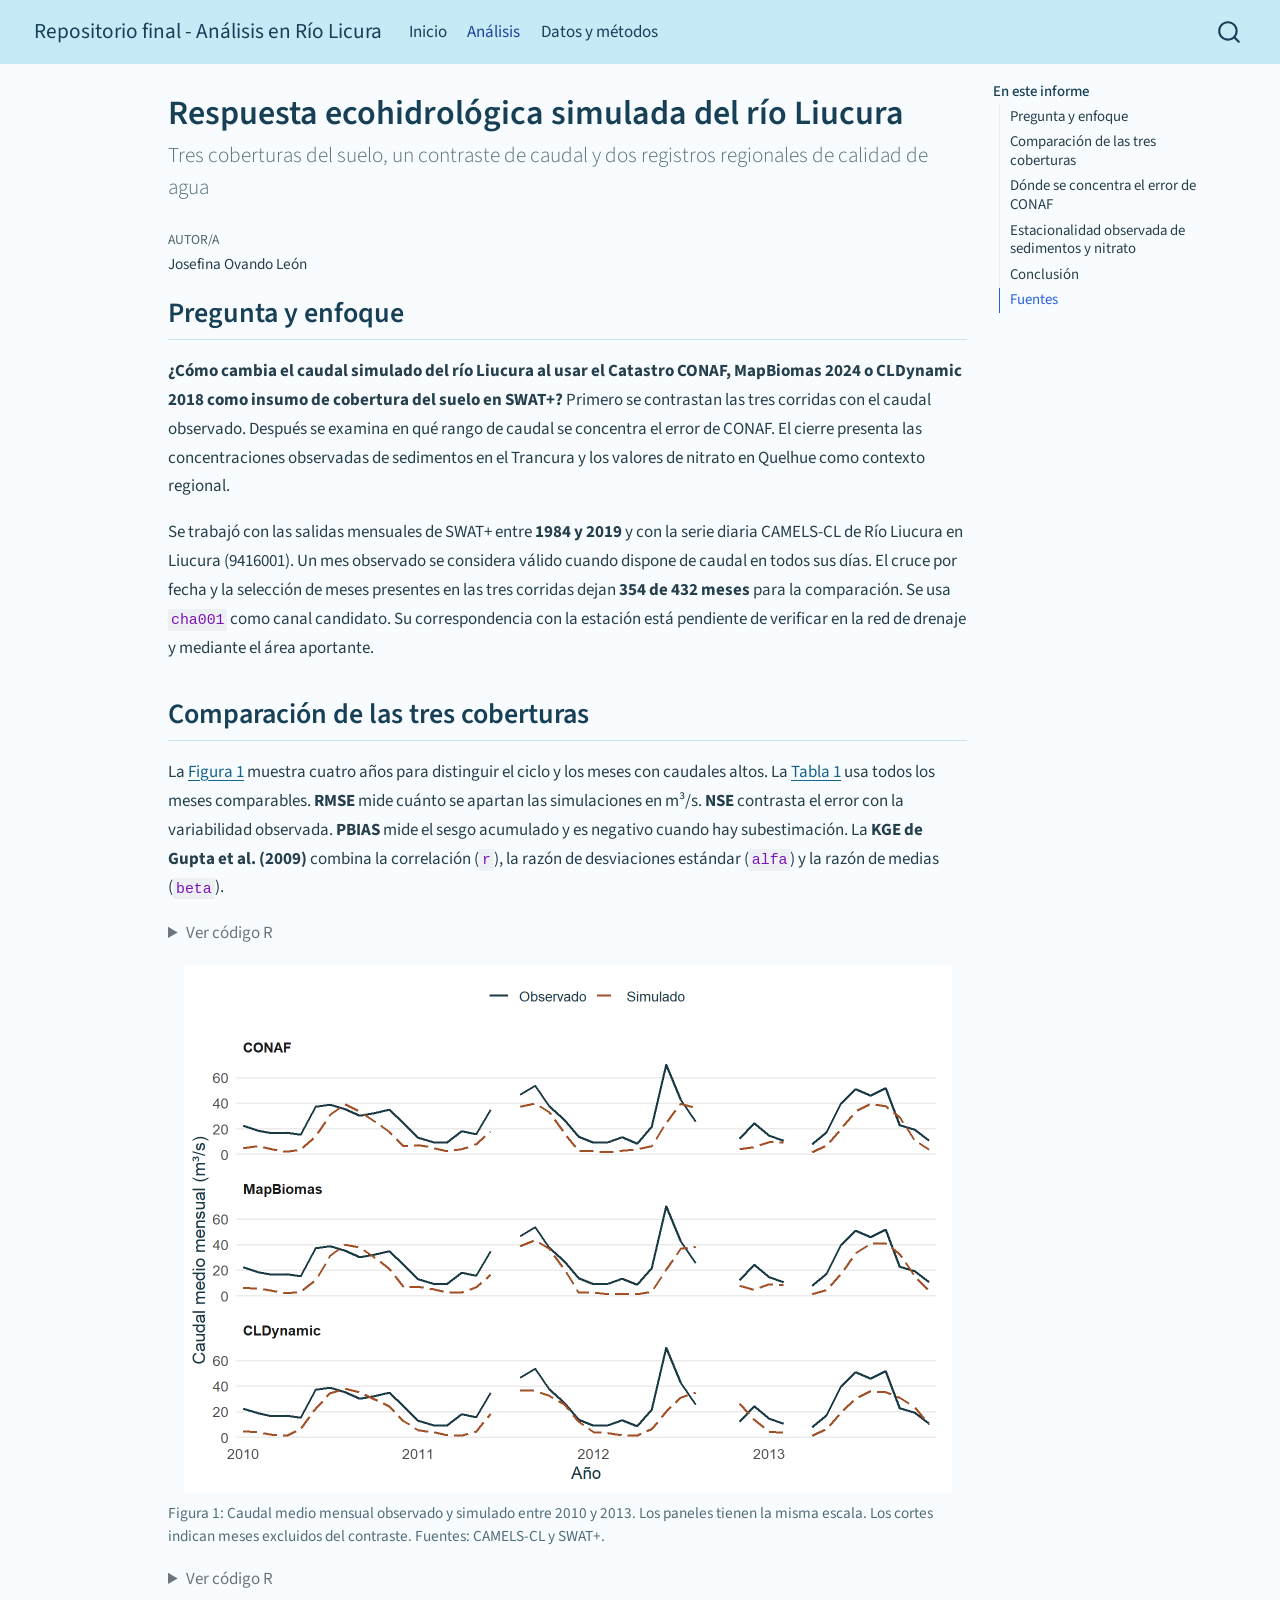
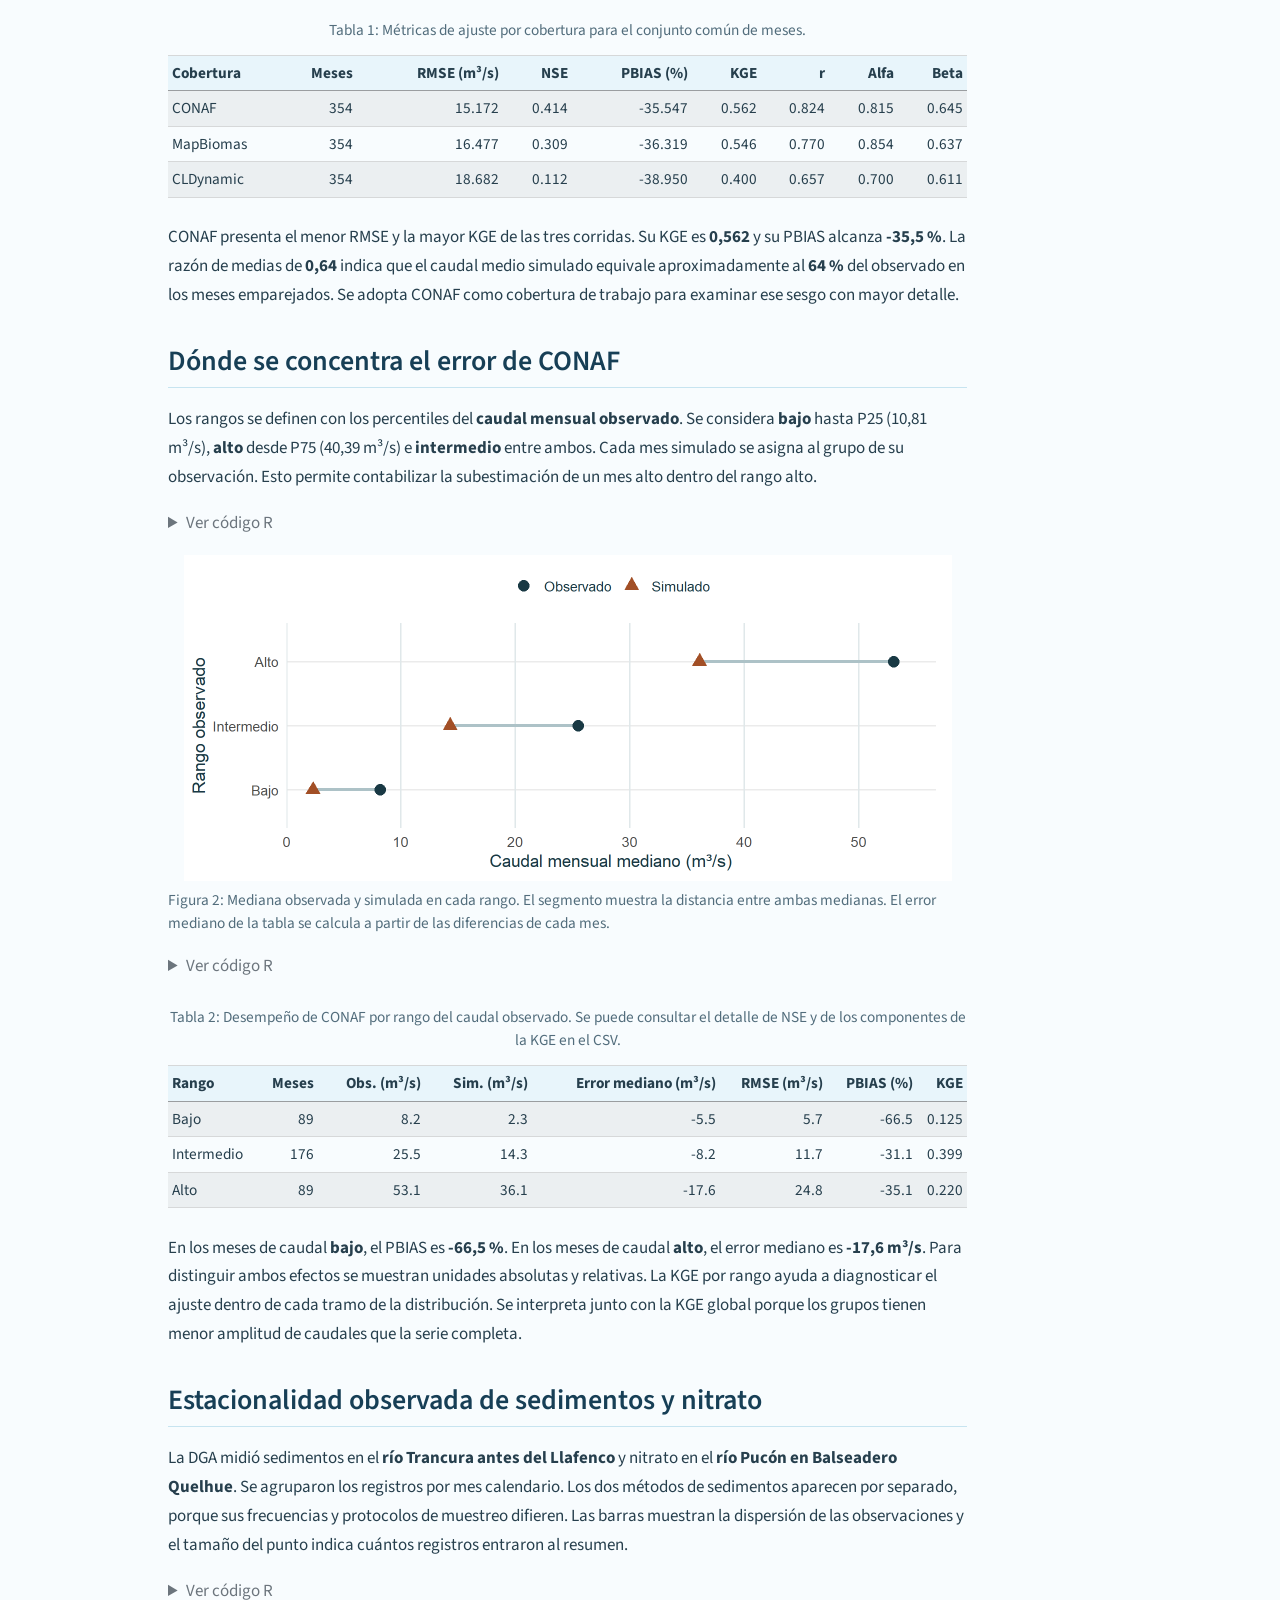
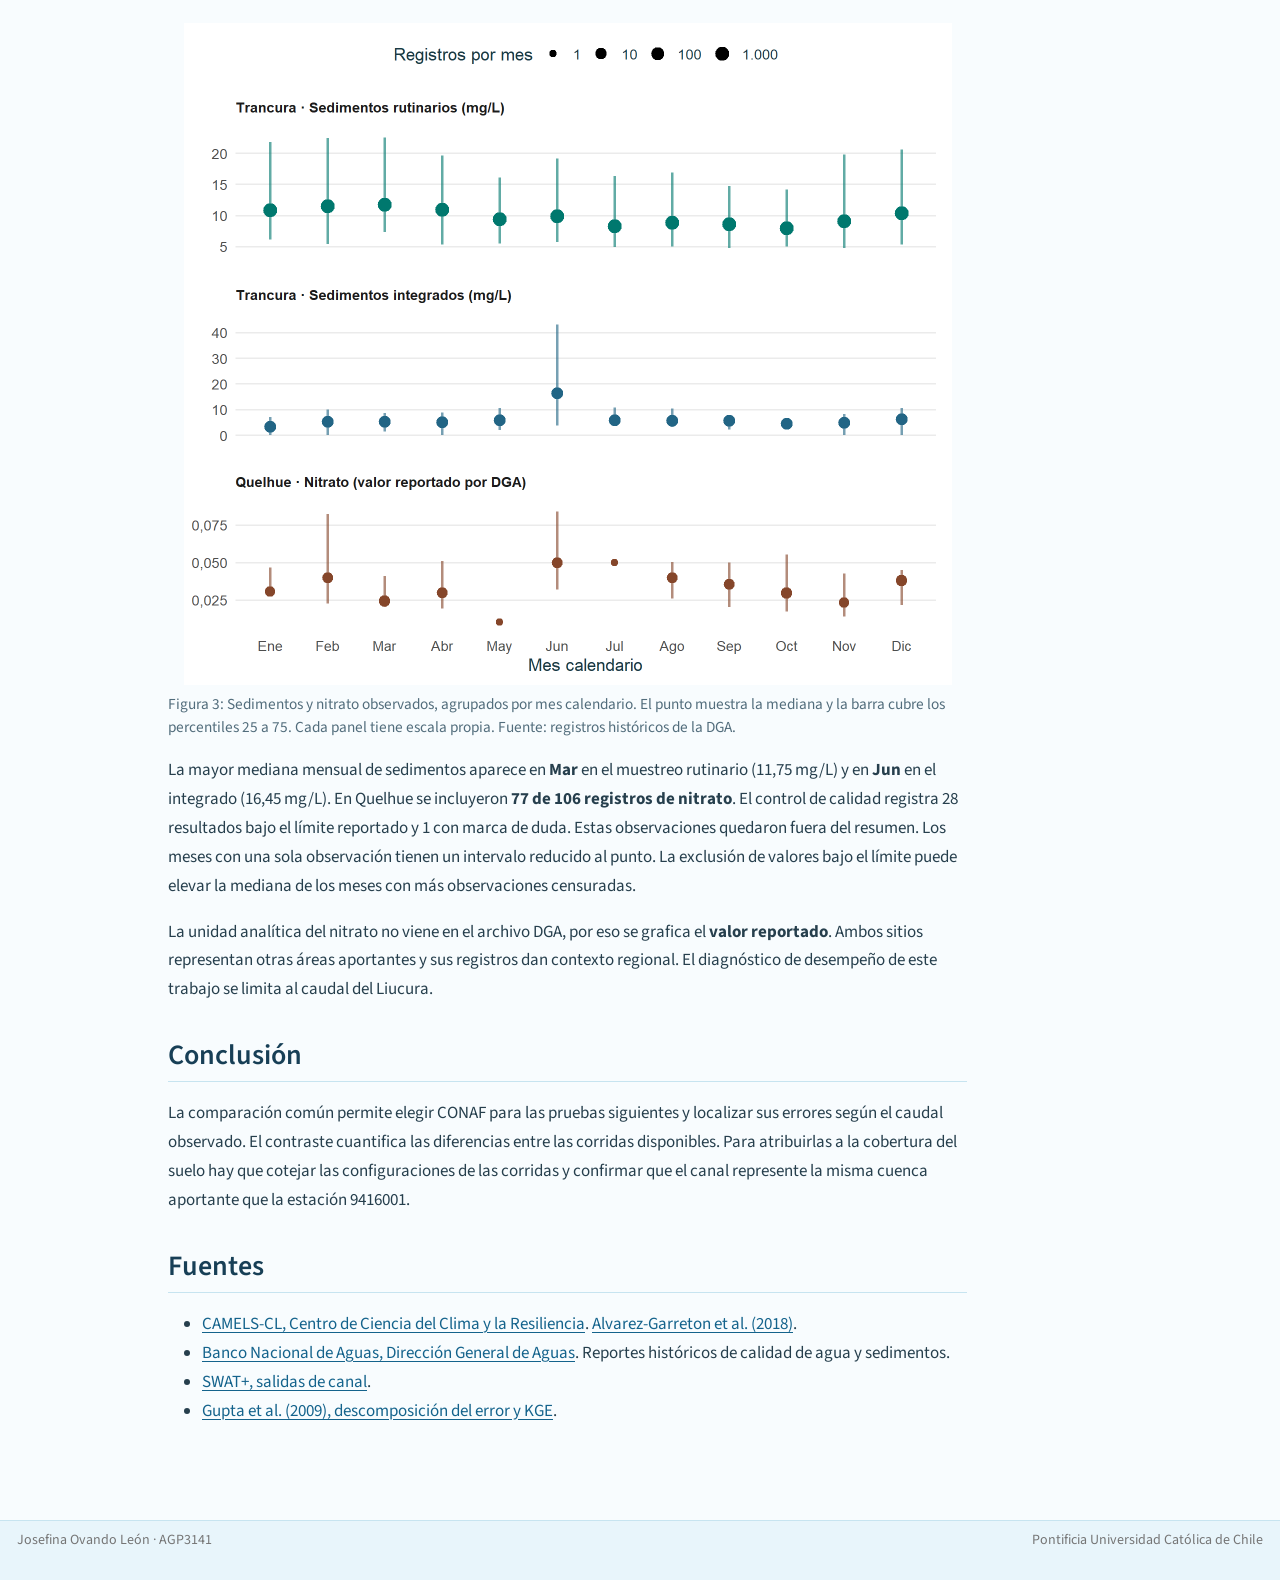
<file: docs/analisis.html>
<!DOCTYPE html>
<html xmlns="http://www.w3.org/1999/xhtml" lang="es" xml:lang="es"><head>

<meta charset="utf-8">
<meta name="generator" content="quarto-1.8.25">

<meta name="viewport" content="width=device-width, initial-scale=1.0, user-scalable=yes">

<meta name="author" content="Josefina Ovando León">

<title>Respuesta ecohidrológica simulada del río Liucura – Repositorio final - Análisis en Río Licura</title>
<style>
code{white-space: pre-wrap;}
span.smallcaps{font-variant: small-caps;}
div.columns{display: flex; gap: min(4vw, 1.5em);}
div.column{flex: auto; overflow-x: auto;}
div.hanging-indent{margin-left: 1.5em; text-indent: -1.5em;}
ul.task-list{list-style: none;}
ul.task-list li input[type="checkbox"] {
  width: 0.8em;
  margin: 0 0.8em 0.2em -1em; /* quarto-specific, see https://github.com/quarto-dev/quarto-cli/issues/4556 */ 
  vertical-align: middle;
}
/* CSS for syntax highlighting */
html { -webkit-text-size-adjust: 100%; }
pre > code.sourceCode { white-space: pre; position: relative; }
pre > code.sourceCode > span { display: inline-block; line-height: 1.25; }
pre > code.sourceCode > span:empty { height: 1.2em; }
.sourceCode { overflow: visible; }
code.sourceCode > span { color: inherit; text-decoration: inherit; }
div.sourceCode { margin: 1em 0; }
pre.sourceCode { margin: 0; }
@media screen {
div.sourceCode { overflow: auto; }
}
@media print {
pre > code.sourceCode { white-space: pre-wrap; }
pre > code.sourceCode > span { text-indent: -5em; padding-left: 5em; }
}
pre.numberSource code
  { counter-reset: source-line 0; }
pre.numberSource code > span
  { position: relative; left: -4em; counter-increment: source-line; }
pre.numberSource code > span > a:first-child::before
  { content: counter(source-line);
    position: relative; left: -1em; text-align: right; vertical-align: baseline;
    border: none; display: inline-block;
    -webkit-touch-callout: none; -webkit-user-select: none;
    -khtml-user-select: none; -moz-user-select: none;
    -ms-user-select: none; user-select: none;
    padding: 0 4px; width: 4em;
  }
pre.numberSource { margin-left: 3em;  padding-left: 4px; }
div.sourceCode
  {   }
@media screen {
pre > code.sourceCode > span > a:first-child::before { text-decoration: underline; }
}
</style>


<script src="site_libs/quarto-nav/quarto-nav.js"></script>
<script src="site_libs/quarto-nav/headroom.min.js"></script>
<script src="site_libs/clipboard/clipboard.min.js"></script>
<script src="site_libs/quarto-search/autocomplete.umd.js"></script>
<script src="site_libs/quarto-search/fuse.min.js"></script>
<script src="site_libs/quarto-search/quarto-search.js"></script>
<meta name="quarto:offset" content="./">
<script src="site_libs/quarto-html/quarto.js" type="module"></script>
<script src="site_libs/quarto-html/tabsets/tabsets.js" type="module"></script>
<script src="site_libs/quarto-html/axe/axe-check.js" type="module"></script>
<script src="site_libs/quarto-html/popper.min.js"></script>
<script src="site_libs/quarto-html/tippy.umd.min.js"></script>
<script src="site_libs/quarto-html/anchor.min.js"></script>
<link href="site_libs/quarto-html/tippy.css" rel="stylesheet">
<link href="site_libs/quarto-html/quarto-syntax-highlighting-7b89279ff1a6dce999919e0e67d4d9ec.css" rel="stylesheet" id="quarto-text-highlighting-styles">
<script src="site_libs/bootstrap/bootstrap.min.js"></script>
<link href="site_libs/bootstrap/bootstrap-icons.css" rel="stylesheet">
<link href="site_libs/bootstrap/bootstrap-354e69cb4ea4f9b61f10f7c6bb51b150.min.css" rel="stylesheet" append-hash="true" id="quarto-bootstrap" data-mode="light">
<script id="quarto-search-options" type="application/json">{
  "location": "navbar",
  "copy-button": false,
  "collapse-after": 3,
  "panel-placement": "end",
  "type": "overlay",
  "limit": 50,
  "keyboard-shortcut": [
    "f",
    "/",
    "s"
  ],
  "show-item-context": false,
  "language": {
    "search-no-results-text": "No se han encontrado resultados",
    "search-matching-documents-text": "documentos encontrados",
    "search-copy-link-title": "Copiar el enlace en la búsqueda",
    "search-hide-matches-text": "Ocultar resultados adicionales",
    "search-more-match-text": "resultado adicional en este documento",
    "search-more-matches-text": "resultados adicionales en este documento",
    "search-clear-button-title": "Borrar",
    "search-text-placeholder": "",
    "search-detached-cancel-button-title": "Cancelar",
    "search-submit-button-title": "Enviar",
    "search-label": "Buscar"
  }
}</script>


<link rel="stylesheet" href="estilos.css">
</head>

<body class="nav-fixed quarto-light">

<div id="quarto-search-results"></div>
  <header id="quarto-header" class="headroom fixed-top">
    <nav class="navbar navbar-expand-lg " data-bs-theme="dark">
      <div class="navbar-container container-fluid">
      <div class="navbar-brand-container mx-auto">
    <a href="./index.html" class="navbar-brand navbar-brand-logo">
    </a>
    <a class="navbar-brand" href="./index.html">
    <span class="navbar-title">Repositorio final - Análisis en Río Licura</span>
    </a>
  </div>
            <div id="quarto-search" class="" title="Buscar"></div>
          <button class="navbar-toggler" type="button" data-bs-toggle="collapse" data-bs-target="#navbarCollapse" aria-controls="navbarCollapse" role="menu" aria-expanded="false" aria-label="Navegación de palanca" onclick="if (window.quartoToggleHeadroom) { window.quartoToggleHeadroom(); }">
  <span class="navbar-toggler-icon"></span>
</button>
          <div class="collapse navbar-collapse" id="navbarCollapse">
            <ul class="navbar-nav navbar-nav-scroll me-auto">
  <li class="nav-item">
    <a class="nav-link" href="./index.html"> 
<span class="menu-text">Inicio</span></a>
  </li>  
  <li class="nav-item">
    <a class="nav-link active" href="./analisis.html" aria-current="page"> 
<span class="menu-text">Análisis</span></a>
  </li>  
  <li class="nav-item">
    <a class="nav-link" href="./informe/datos.html"> 
<span class="menu-text">Datos y métodos</span></a>
  </li>  
</ul>
          </div> <!-- /navcollapse -->
            <div class="quarto-navbar-tools">
</div>
      </div> <!-- /container-fluid -->
    </nav>
</header>
<!-- content -->
<div id="quarto-content" class="quarto-container page-columns page-rows-contents page-layout-article page-navbar">
<!-- sidebar -->
<!-- margin-sidebar -->
    <div id="quarto-margin-sidebar" class="sidebar margin-sidebar">
        <nav id="TOC" role="doc-toc" class="toc-active">
    <h2 id="toc-title">En este informe</h2>
   
  <ul>
  <li><a href="#pregunta-y-enfoque" id="toc-pregunta-y-enfoque" class="nav-link active" data-scroll-target="#pregunta-y-enfoque">Pregunta y enfoque</a></li>
  <li><a href="#comparación-de-las-tres-coberturas" id="toc-comparación-de-las-tres-coberturas" class="nav-link" data-scroll-target="#comparación-de-las-tres-coberturas">Comparación de las tres coberturas</a></li>
  <li><a href="#dónde-se-concentra-el-error-de-conaf" id="toc-dónde-se-concentra-el-error-de-conaf" class="nav-link" data-scroll-target="#dónde-se-concentra-el-error-de-conaf">Dónde se concentra el error de CONAF</a></li>
  <li><a href="#estacionalidad-observada-de-sedimentos-y-nitrato" id="toc-estacionalidad-observada-de-sedimentos-y-nitrato" class="nav-link" data-scroll-target="#estacionalidad-observada-de-sedimentos-y-nitrato">Estacionalidad observada de sedimentos y nitrato</a></li>
  <li><a href="#conclusión" id="toc-conclusión" class="nav-link" data-scroll-target="#conclusión">Conclusión</a></li>
  <li><a href="#fuentes" id="toc-fuentes" class="nav-link" data-scroll-target="#fuentes">Fuentes</a></li>
  </ul>
</nav>
    </div>
<!-- main -->
<main class="content" id="quarto-document-content">

<header id="title-block-header" class="quarto-title-block default">
<div class="quarto-title">
<h1 class="title">Respuesta ecohidrológica simulada del río Liucura</h1>
<p class="subtitle lead">Tres coberturas del suelo, un contraste de caudal y dos registros regionales de calidad de agua</p>
</div>



<div class="quarto-title-meta">

    <div>
    <div class="quarto-title-meta-heading">Autor/a</div>
    <div class="quarto-title-meta-contents">
             <p>Josefina Ovando León </p>
          </div>
  </div>
    
  
    
  </div>
  


</header>


<section id="pregunta-y-enfoque" class="level2">
<h2 class="anchored" data-anchor-id="pregunta-y-enfoque">Pregunta y enfoque</h2>
<p><strong>¿Cómo cambia el caudal simulado del río Liucura al usar el Catastro CONAF, MapBiomas 2024 o CLDynamic 2018 como insumo de cobertura del suelo en SWAT+?</strong> Primero se contrastan las tres corridas con el caudal observado. Después se examina en qué rango de caudal se concentra el error de CONAF. El cierre presenta las concentraciones observadas de sedimentos en el Trancura y los valores de nitrato en Quelhue como contexto regional.</p>
<p>Se trabajó con las salidas mensuales de SWAT+ entre <strong>1984 y 2019</strong> y con la serie diaria CAMELS-CL de Río Liucura en Liucura (9416001). Un mes observado se considera válido cuando dispone de caudal en todos sus días. El cruce por fecha y la selección de meses presentes en las tres corridas dejan <strong>354 de 432 meses</strong> para la comparación. Se usa <code>cha001</code> como canal candidato. Su correspondencia con la estación está pendiente de verificar en la red de drenaje y mediante el área aportante.</p>
</section>
<section id="comparación-de-las-tres-coberturas" class="level2">
<h2 class="anchored" data-anchor-id="comparación-de-las-tres-coberturas">Comparación de las tres coberturas</h2>
<p>La <a href="#fig-caudal" class="quarto-xref">Figura&nbsp;1</a> muestra cuatro años para distinguir el ciclo y los meses con caudales altos. La <a href="#tbl-coberturas" class="quarto-xref">Tabla&nbsp;1</a> usa todos los meses comparables. <strong>RMSE</strong> mide cuánto se apartan las simulaciones en m³/s. <strong>NSE</strong> contrasta el error con la variabilidad observada. <strong>PBIAS</strong> mide el sesgo acumulado y es negativo cuando hay subestimación. La <strong>KGE de Gupta et al.&nbsp;(2009)</strong> combina la correlación (<code>r</code>), la razón de desviaciones estándar (<code>alfa</code>) y la razón de medias (<code>beta</code>).</p>
<div class="cell">
<details class="code-fold">
<summary>Ver código R</summary>
<div class="code-copy-outer-scaffold"><div class="sourceCode cell-code" id="cb1"><pre class="sourceCode r code-with-copy"><code class="sourceCode r"><span id="cb1-1"><a href="#cb1-1" aria-hidden="true" tabindex="-1"></a>serie_caudal <span class="sc">|&gt;</span></span>
<span id="cb1-2"><a href="#cb1-2" aria-hidden="true" tabindex="-1"></a>  <span class="fu">filter</span>(<span class="fu">between</span>(fecha, <span class="fu">as.Date</span>(<span class="st">"2010-01-01"</span>), <span class="fu">as.Date</span>(<span class="st">"2013-12-01"</span>))) <span class="sc">|&gt;</span></span>
<span id="cb1-3"><a href="#cb1-3" aria-hidden="true" tabindex="-1"></a>  <span class="fu">ggplot</span>(<span class="fu">aes</span>(fecha, caudal, <span class="at">colour =</span> serie, <span class="at">linetype =</span> serie)) <span class="sc">+</span></span>
<span id="cb1-4"><a href="#cb1-4" aria-hidden="true" tabindex="-1"></a>  <span class="fu">geom_line</span>(<span class="at">linewidth =</span> <span class="fl">0.75</span>, <span class="at">na.rm =</span> <span class="cn">TRUE</span>) <span class="sc">+</span></span>
<span id="cb1-5"><a href="#cb1-5" aria-hidden="true" tabindex="-1"></a>  <span class="fu">facet_wrap</span>(<span class="fu">vars</span>(cobertura), <span class="at">ncol =</span> <span class="dv">1</span>) <span class="sc">+</span></span>
<span id="cb1-6"><a href="#cb1-6" aria-hidden="true" tabindex="-1"></a>  <span class="fu">scale_colour_manual</span>(<span class="cn">NULL</span>, <span class="at">values =</span> <span class="fu">c</span>(<span class="at">Observado =</span> <span class="st">"#193944"</span>, <span class="at">Simulado =</span> <span class="st">"#A24F26"</span>)) <span class="sc">+</span></span>
<span id="cb1-7"><a href="#cb1-7" aria-hidden="true" tabindex="-1"></a>  <span class="fu">scale_linetype_manual</span>(<span class="cn">NULL</span>, <span class="at">values =</span> <span class="fu">c</span>(<span class="at">Observado =</span> <span class="st">"solid"</span>, <span class="at">Simulado =</span> <span class="st">"longdash"</span>)) <span class="sc">+</span></span>
<span id="cb1-8"><a href="#cb1-8" aria-hidden="true" tabindex="-1"></a>  <span class="fu">scale_x_date</span>(<span class="at">date_breaks =</span> <span class="st">"1 year"</span>, <span class="at">date_labels =</span> <span class="st">"%Y"</span>,</span>
<span id="cb1-9"><a href="#cb1-9" aria-hidden="true" tabindex="-1"></a>               <span class="at">expand =</span> <span class="fu">expansion</span>(<span class="at">mult =</span> <span class="fu">c</span>(<span class="fl">0.01</span>, <span class="fl">0.01</span>))) <span class="sc">+</span></span>
<span id="cb1-10"><a href="#cb1-10" aria-hidden="true" tabindex="-1"></a>  <span class="fu">labs</span>(<span class="at">x =</span> <span class="st">"Año"</span>, <span class="at">y =</span> <span class="st">"Caudal medio mensual (m³/s)"</span>) <span class="sc">+</span></span>
<span id="cb1-11"><a href="#cb1-11" aria-hidden="true" tabindex="-1"></a>  tema_informe</span></code></pre></div><button title="Copiar al portapapeles" class="code-copy-button"><i class="bi"></i></button></div>
</details>
<div class="cell-output-display">
<div id="fig-caudal" class="quarto-float quarto-figure quarto-figure-center anchored" alt="Tres paneles comparan las series de caudal observado y simulado para CONAF, MapBiomas y CLDynamic durante 2010–2013.">
<figure class="quarto-float quarto-float-fig figure">
<div aria-describedby="fig-caudal-caption-0ceaefa1-69ba-4598-a22c-09a6ac19f8ca">
<img src="analisis_files/figure-html/fig-caudal-1.png" class="img-fluid figure-img" alt="Tres paneles comparan las series de caudal observado y simulado para CONAF, MapBiomas y CLDynamic durante 2010–2013." width="768">
</div>
<figcaption class="quarto-float-caption-bottom quarto-float-caption quarto-float-fig" id="fig-caudal-caption-0ceaefa1-69ba-4598-a22c-09a6ac19f8ca">
Figura&nbsp;1: Caudal medio mensual observado y simulado entre 2010 y 2013. Los paneles tienen la misma escala. Los cortes indican meses excluidos del contraste. Fuentes: CAMELS-CL y SWAT+.
</figcaption>
</figure>
</div>
</div>
</div>
<div class="cell">
<details class="code-fold">
<summary>Ver código R</summary>
<div class="code-copy-outer-scaffold"><div class="sourceCode cell-code" id="cb2"><pre class="sourceCode r code-with-copy"><code class="sourceCode r"><span id="cb2-1"><a href="#cb2-1" aria-hidden="true" tabindex="-1"></a>knitr<span class="sc">::</span><span class="fu">kable</span>(</span>
<span id="cb2-2"><a href="#cb2-2" aria-hidden="true" tabindex="-1"></a>  desempeno_coberturas, <span class="at">digits =</span> <span class="dv">3</span>,</span>
<span id="cb2-3"><a href="#cb2-3" aria-hidden="true" tabindex="-1"></a>  <span class="at">col.names =</span> <span class="fu">c</span>(<span class="st">"Cobertura"</span>, <span class="st">"Meses"</span>, <span class="st">"RMSE (m³/s)"</span>, <span class="st">"NSE"</span>,</span>
<span id="cb2-4"><a href="#cb2-4" aria-hidden="true" tabindex="-1"></a>                <span class="st">"PBIAS (%)"</span>, <span class="st">"KGE"</span>, <span class="st">"r"</span>, <span class="st">"Alfa"</span>, <span class="st">"Beta"</span>)</span>
<span id="cb2-5"><a href="#cb2-5" aria-hidden="true" tabindex="-1"></a>)</span></code></pre></div><button title="Copiar al portapapeles" class="code-copy-button"><i class="bi"></i></button></div>
</details>
<div id="tbl-coberturas" class="cell quarto-float quarto-figure quarto-figure-center anchored">
<figure class="quarto-float quarto-float-tbl figure">
<figcaption class="quarto-float-caption-top quarto-float-caption quarto-float-tbl" id="tbl-coberturas-caption-0ceaefa1-69ba-4598-a22c-09a6ac19f8ca">
Tabla&nbsp;1: Métricas de ajuste por cobertura para el conjunto común de meses.
</figcaption>
<div aria-describedby="tbl-coberturas-caption-0ceaefa1-69ba-4598-a22c-09a6ac19f8ca">
<div class="cell-output-display">
<table class="do-not-create-environment cell caption-top table table-sm table-striped small">
<colgroup>
<col style="width: 14%">
<col style="width: 8%">
<col style="width: 17%">
<col style="width: 8%">
<col style="width: 14%">
<col style="width: 8%">
<col style="width: 8%">
<col style="width: 8%">
<col style="width: 8%">
</colgroup>
<thead>
<tr class="header">
<th style="text-align: left;">Cobertura</th>
<th style="text-align: right;">Meses</th>
<th style="text-align: right;">RMSE (m³/s)</th>
<th style="text-align: right;">NSE</th>
<th style="text-align: right;">PBIAS (%)</th>
<th style="text-align: right;">KGE</th>
<th style="text-align: right;">r</th>
<th style="text-align: right;">Alfa</th>
<th style="text-align: right;">Beta</th>
</tr>
</thead>
<tbody>
<tr class="odd">
<td style="text-align: left;">CONAF</td>
<td style="text-align: right;">354</td>
<td style="text-align: right;">15.172</td>
<td style="text-align: right;">0.414</td>
<td style="text-align: right;">-35.547</td>
<td style="text-align: right;">0.562</td>
<td style="text-align: right;">0.824</td>
<td style="text-align: right;">0.815</td>
<td style="text-align: right;">0.645</td>
</tr>
<tr class="even">
<td style="text-align: left;">MapBiomas</td>
<td style="text-align: right;">354</td>
<td style="text-align: right;">16.477</td>
<td style="text-align: right;">0.309</td>
<td style="text-align: right;">-36.319</td>
<td style="text-align: right;">0.546</td>
<td style="text-align: right;">0.770</td>
<td style="text-align: right;">0.854</td>
<td style="text-align: right;">0.637</td>
</tr>
<tr class="odd">
<td style="text-align: left;">CLDynamic</td>
<td style="text-align: right;">354</td>
<td style="text-align: right;">18.682</td>
<td style="text-align: right;">0.112</td>
<td style="text-align: right;">-38.950</td>
<td style="text-align: right;">0.400</td>
<td style="text-align: right;">0.657</td>
<td style="text-align: right;">0.700</td>
<td style="text-align: right;">0.611</td>
</tr>
</tbody>
</table>
</div>
</div>
</figure>
</div>
</div>
<p>CONAF presenta el menor RMSE y la mayor KGE de las tres corridas. Su KGE es <strong>0,562</strong> y su PBIAS alcanza <strong>-35,5 %</strong>. La razón de medias de <strong>0,64</strong> indica que el caudal medio simulado equivale aproximadamente al <strong>64 %</strong> del observado en los meses emparejados. Se adopta CONAF como cobertura de trabajo para examinar ese sesgo con mayor detalle.</p>
</section>
<section id="dónde-se-concentra-el-error-de-conaf" class="level2">
<h2 class="anchored" data-anchor-id="dónde-se-concentra-el-error-de-conaf">Dónde se concentra el error de CONAF</h2>
<p>Los rangos se definen con los percentiles del <strong>caudal mensual observado</strong>. Se considera <strong>bajo</strong> hasta P25 (10,81 m³/s), <strong>alto</strong> desde P75 (40,39 m³/s) e <strong>intermedio</strong> entre ambos. Cada mes simulado se asigna al grupo de su observación. Esto permite contabilizar la subestimación de un mes alto dentro del rango alto.</p>
<div class="cell">
<details class="code-fold">
<summary>Ver código R</summary>
<div class="code-copy-outer-scaffold"><div class="sourceCode cell-code" id="cb3"><pre class="sourceCode r code-with-copy"><code class="sourceCode r"><span id="cb3-1"><a href="#cb3-1" aria-hidden="true" tabindex="-1"></a>medianas <span class="ot">&lt;-</span> diagnostico_conaf <span class="sc">|&gt;</span></span>
<span id="cb3-2"><a href="#cb3-2" aria-hidden="true" tabindex="-1"></a>  <span class="fu">pivot_longer</span>(<span class="fu">c</span>(mediana_obs, mediana_sim), <span class="at">names_to =</span> <span class="st">"serie"</span>, <span class="at">values_to =</span> <span class="st">"caudal"</span>) <span class="sc">|&gt;</span></span>
<span id="cb3-3"><a href="#cb3-3" aria-hidden="true" tabindex="-1"></a>  <span class="fu">mutate</span>(<span class="at">serie =</span> <span class="fu">recode</span>(serie, <span class="at">mediana_obs =</span> <span class="st">"Observado"</span>, <span class="at">mediana_sim =</span> <span class="st">"Simulado"</span>))</span>
<span id="cb3-4"><a href="#cb3-4" aria-hidden="true" tabindex="-1"></a></span>
<span id="cb3-5"><a href="#cb3-5" aria-hidden="true" tabindex="-1"></a><span class="fu">ggplot</span>(medianas, <span class="fu">aes</span>(caudal, rango)) <span class="sc">+</span></span>
<span id="cb3-6"><a href="#cb3-6" aria-hidden="true" tabindex="-1"></a>  <span class="fu">geom_segment</span>(</span>
<span id="cb3-7"><a href="#cb3-7" aria-hidden="true" tabindex="-1"></a>    <span class="at">data =</span> diagnostico_conaf,</span>
<span id="cb3-8"><a href="#cb3-8" aria-hidden="true" tabindex="-1"></a>    <span class="fu">aes</span>(<span class="at">x =</span> mediana_sim, <span class="at">xend =</span> mediana_obs, <span class="at">y =</span> rango, <span class="at">yend =</span> rango),</span>
<span id="cb3-9"><a href="#cb3-9" aria-hidden="true" tabindex="-1"></a>    <span class="at">inherit.aes =</span> <span class="cn">FALSE</span>, <span class="at">linewidth =</span> <span class="fl">1.2</span>, <span class="at">colour =</span> <span class="st">"#ADC2C7"</span></span>
<span id="cb3-10"><a href="#cb3-10" aria-hidden="true" tabindex="-1"></a>  ) <span class="sc">+</span></span>
<span id="cb3-11"><a href="#cb3-11" aria-hidden="true" tabindex="-1"></a>  <span class="fu">geom_point</span>(<span class="fu">aes</span>(<span class="at">colour =</span> serie, <span class="at">shape =</span> serie), <span class="at">size =</span> <span class="fl">3.6</span>) <span class="sc">+</span></span>
<span id="cb3-12"><a href="#cb3-12" aria-hidden="true" tabindex="-1"></a>  <span class="fu">scale_colour_manual</span>(<span class="cn">NULL</span>, <span class="at">values =</span> <span class="fu">c</span>(<span class="at">Observado =</span> <span class="st">"#193944"</span>, <span class="at">Simulado =</span> <span class="st">"#A24F26"</span>)) <span class="sc">+</span></span>
<span id="cb3-13"><a href="#cb3-13" aria-hidden="true" tabindex="-1"></a>  <span class="fu">scale_shape_manual</span>(<span class="cn">NULL</span>, <span class="at">values =</span> <span class="fu">c</span>(<span class="at">Observado =</span> <span class="dv">16</span>, <span class="at">Simulado =</span> <span class="dv">17</span>)) <span class="sc">+</span></span>
<span id="cb3-14"><a href="#cb3-14" aria-hidden="true" tabindex="-1"></a>  <span class="fu">scale_x_continuous</span>(<span class="at">limits =</span> <span class="fu">c</span>(<span class="dv">0</span>, <span class="cn">NA</span>), <span class="at">expand =</span> <span class="fu">expansion</span>(<span class="at">mult =</span> <span class="fu">c</span>(<span class="dv">0</span>, <span class="fl">0.07</span>))) <span class="sc">+</span></span>
<span id="cb3-15"><a href="#cb3-15" aria-hidden="true" tabindex="-1"></a>  <span class="fu">labs</span>(<span class="at">x =</span> <span class="st">"Caudal mensual mediano (m³/s)"</span>, <span class="at">y =</span> <span class="st">"Rango observado"</span>) <span class="sc">+</span></span>
<span id="cb3-16"><a href="#cb3-16" aria-hidden="true" tabindex="-1"></a>  tema_informe <span class="sc">+</span></span>
<span id="cb3-17"><a href="#cb3-17" aria-hidden="true" tabindex="-1"></a>  <span class="fu">theme</span>(<span class="at">panel.grid.major.x =</span> <span class="fu">element_line</span>(<span class="at">colour =</span> <span class="st">"#E0E8EA"</span>))</span></code></pre></div><button title="Copiar al portapapeles" class="code-copy-button"><i class="bi"></i></button></div>
</details>
<div class="cell-output-display">
<div id="fig-rangos" class="quarto-float quarto-figure quarto-figure-center anchored" alt="La mediana observada supera a la simulada en los rangos bajo, intermedio y alto. La separación en m³/s es mayor en el rango alto.">
<figure class="quarto-float quarto-float-fig figure">
<div aria-describedby="fig-rangos-caption-0ceaefa1-69ba-4598-a22c-09a6ac19f8ca">
<img src="analisis_files/figure-html/fig-rangos-1.png" class="img-fluid figure-img" alt="La mediana observada supera a la simulada en los rangos bajo, intermedio y alto. La separación en m³/s es mayor en el rango alto." width="768">
</div>
<figcaption class="quarto-float-caption-bottom quarto-float-caption quarto-float-fig" id="fig-rangos-caption-0ceaefa1-69ba-4598-a22c-09a6ac19f8ca">
Figura&nbsp;2: Mediana observada y simulada en cada rango. El segmento muestra la distancia entre ambas medianas. El error mediano de la tabla se calcula a partir de las diferencias de cada mes.
</figcaption>
</figure>
</div>
</div>
</div>
<div class="cell">
<details class="code-fold">
<summary>Ver código R</summary>
<div class="code-copy-outer-scaffold"><div class="sourceCode cell-code" id="cb4"><pre class="sourceCode r code-with-copy"><code class="sourceCode r"><span id="cb4-1"><a href="#cb4-1" aria-hidden="true" tabindex="-1"></a>diagnostico_conaf <span class="sc">|&gt;</span></span>
<span id="cb4-2"><a href="#cb4-2" aria-hidden="true" tabindex="-1"></a>  <span class="fu">select</span>(rango, n_meses, mediana_obs, mediana_sim, error_mediano, rmse, pbias_pct, kge) <span class="sc">|&gt;</span></span>
<span id="cb4-3"><a href="#cb4-3" aria-hidden="true" tabindex="-1"></a>  knitr<span class="sc">::</span><span class="fu">kable</span>(</span>
<span id="cb4-4"><a href="#cb4-4" aria-hidden="true" tabindex="-1"></a>    <span class="at">digits =</span> <span class="fu">c</span>(<span class="dv">0</span>, <span class="dv">0</span>, <span class="dv">1</span>, <span class="dv">1</span>, <span class="dv">1</span>, <span class="dv">1</span>, <span class="dv">1</span>, <span class="dv">3</span>),</span>
<span id="cb4-5"><a href="#cb4-5" aria-hidden="true" tabindex="-1"></a>    <span class="at">col.names =</span> <span class="fu">c</span>(<span class="st">"Rango"</span>, <span class="st">"Meses"</span>, <span class="st">"Obs. (m³/s)"</span>, <span class="st">"Sim. (m³/s)"</span>, <span class="st">"Error mediano (m³/s)"</span>,</span>
<span id="cb4-6"><a href="#cb4-6" aria-hidden="true" tabindex="-1"></a>                  <span class="st">"RMSE (m³/s)"</span>, <span class="st">"PBIAS (%)"</span>, <span class="st">"KGE"</span>)</span>
<span id="cb4-7"><a href="#cb4-7" aria-hidden="true" tabindex="-1"></a>  )</span></code></pre></div><button title="Copiar al portapapeles" class="code-copy-button"><i class="bi"></i></button></div>
</details>
<div id="tbl-rangos" class="cell quarto-float quarto-figure quarto-figure-center anchored">
<figure class="quarto-float quarto-float-tbl figure">
<figcaption class="quarto-float-caption-top quarto-float-caption quarto-float-tbl" id="tbl-rangos-caption-0ceaefa1-69ba-4598-a22c-09a6ac19f8ca">
Tabla&nbsp;2: Desempeño de CONAF por rango del caudal observado. Se puede consultar el detalle de NSE y de los componentes de la KGE en el CSV.
</figcaption>
<div aria-describedby="tbl-rangos-caption-0ceaefa1-69ba-4598-a22c-09a6ac19f8ca">
<div class="cell-output-display">
<table class="do-not-create-environment cell caption-top table table-sm table-striped small">
<colgroup>
<col style="width: 12%">
<col style="width: 6%">
<col style="width: 13%">
<col style="width: 13%">
<col style="width: 23%">
<col style="width: 13%">
<col style="width: 11%">
<col style="width: 6%">
</colgroup>
<thead>
<tr class="header">
<th style="text-align: left;">Rango</th>
<th style="text-align: right;">Meses</th>
<th style="text-align: right;">Obs. (m³/s)</th>
<th style="text-align: right;">Sim. (m³/s)</th>
<th style="text-align: right;">Error mediano (m³/s)</th>
<th style="text-align: right;">RMSE (m³/s)</th>
<th style="text-align: right;">PBIAS (%)</th>
<th style="text-align: right;">KGE</th>
</tr>
</thead>
<tbody>
<tr class="odd">
<td style="text-align: left;">Bajo</td>
<td style="text-align: right;">89</td>
<td style="text-align: right;">8.2</td>
<td style="text-align: right;">2.3</td>
<td style="text-align: right;">-5.5</td>
<td style="text-align: right;">5.7</td>
<td style="text-align: right;">-66.5</td>
<td style="text-align: right;">0.125</td>
</tr>
<tr class="even">
<td style="text-align: left;">Intermedio</td>
<td style="text-align: right;">176</td>
<td style="text-align: right;">25.5</td>
<td style="text-align: right;">14.3</td>
<td style="text-align: right;">-8.2</td>
<td style="text-align: right;">11.7</td>
<td style="text-align: right;">-31.1</td>
<td style="text-align: right;">0.399</td>
</tr>
<tr class="odd">
<td style="text-align: left;">Alto</td>
<td style="text-align: right;">89</td>
<td style="text-align: right;">53.1</td>
<td style="text-align: right;">36.1</td>
<td style="text-align: right;">-17.6</td>
<td style="text-align: right;">24.8</td>
<td style="text-align: right;">-35.1</td>
<td style="text-align: right;">0.220</td>
</tr>
</tbody>
</table>
</div>
</div>
</figure>
</div>
</div>
<p>En los meses de caudal <strong>bajo</strong>, el PBIAS es <strong>-66,5 %</strong>. En los meses de caudal <strong>alto</strong>, el error mediano es <strong>-17,6 m³/s</strong>. Para distinguir ambos efectos se muestran unidades absolutas y relativas. La KGE por rango ayuda a diagnosticar el ajuste dentro de cada tramo de la distribución. Se interpreta junto con la KGE global porque los grupos tienen menor amplitud de caudales que la serie completa.</p>
</section>
<section id="estacionalidad-observada-de-sedimentos-y-nitrato" class="level2">
<h2 class="anchored" data-anchor-id="estacionalidad-observada-de-sedimentos-y-nitrato">Estacionalidad observada de sedimentos y nitrato</h2>
<p>La DGA midió sedimentos en el <strong>río Trancura antes del Llafenco</strong> y nitrato en el <strong>río Pucón en Balseadero Quelhue</strong>. Se agruparon los registros por mes calendario. Los dos métodos de sedimentos aparecen por separado, porque sus frecuencias y protocolos de muestreo difieren. Las barras muestran la dispersión de las observaciones y el tamaño del punto indica cuántos registros entraron al resumen.</p>
<div class="cell">
<details class="code-fold">
<summary>Ver código R</summary>
<div class="code-copy-outer-scaffold"><div class="sourceCode cell-code" id="cb5"><pre class="sourceCode r code-with-copy"><code class="sourceCode r"><span id="cb5-1"><a href="#cb5-1" aria-hidden="true" tabindex="-1"></a>fig_estacional</span></code></pre></div><button title="Copiar al portapapeles" class="code-copy-button"><i class="bi"></i></button></div>
</details>
<div class="cell-output-display">
<div id="fig-estacional" class="quarto-float quarto-figure quarto-figure-center anchored" alt="Tres paneles muestran la mediana mensual y el intervalo intercuartílico de sedimentos rutinarios, sedimentos integrados y nitrato. El tamaño del punto representa el número de registros.">
<figure class="quarto-float quarto-float-fig figure">
<div aria-describedby="fig-estacional-caption-0ceaefa1-69ba-4598-a22c-09a6ac19f8ca">
<img src="analisis_files/figure-html/fig-estacional-1.png" class="img-fluid figure-img" alt="Tres paneles muestran la mediana mensual y el intervalo intercuartílico de sedimentos rutinarios, sedimentos integrados y nitrato. El tamaño del punto representa el número de registros." width="768">
</div>
<figcaption class="quarto-float-caption-bottom quarto-float-caption quarto-float-fig" id="fig-estacional-caption-0ceaefa1-69ba-4598-a22c-09a6ac19f8ca">
Figura&nbsp;3: Sedimentos y nitrato observados, agrupados por mes calendario. El punto muestra la mediana y la barra cubre los percentiles 25 a 75. Cada panel tiene escala propia. Fuente: registros históricos de la DGA.
</figcaption>
</figure>
</div>
</div>
</div>
<p>La mayor mediana mensual de sedimentos aparece en <strong>Mar</strong> en el muestreo rutinario (11,75 mg/L) y en <strong>Jun</strong> en el integrado (16,45 mg/L). En Quelhue se incluyeron <strong>77 de 106 registros de nitrato</strong>. El control de calidad registra 28 resultados bajo el límite reportado y 1 con marca de duda. Estas observaciones quedaron fuera del resumen. Los meses con una sola observación tienen un intervalo reducido al punto. La exclusión de valores bajo el límite puede elevar la mediana de los meses con más observaciones censuradas.</p>
<p>La unidad analítica del nitrato no viene en el archivo DGA, por eso se grafica el <strong>valor reportado</strong>. Ambos sitios representan otras áreas aportantes y sus registros dan contexto regional. El diagnóstico de desempeño de este trabajo se limita al caudal del Liucura.</p>
</section>
<section id="conclusión" class="level2">
<h2 class="anchored" data-anchor-id="conclusión">Conclusión</h2>
<p>La comparación común permite elegir CONAF para las pruebas siguientes y localizar sus errores según el caudal observado. El contraste cuantifica las diferencias entre las corridas disponibles. Para atribuirlas a la cobertura del suelo hay que cotejar las configuraciones de las corridas y confirmar que el canal represente la misma cuenca aportante que la estación 9416001.</p>
</section>
<section id="fuentes" class="level2">
<h2 class="anchored" data-anchor-id="fuentes">Fuentes</h2>
<ul>
<li><a href="https://www.cr2.cl/camels-cl/">CAMELS-CL, Centro de Ciencia del Clima y la Resiliencia</a>. <a href="https://doi.org/10.5194/hess-22-5817-2018">Alvarez-Garreton et al.&nbsp;(2018)</a>.</li>
<li><a href="https://snia.mop.gob.cl/BNAConsultas/reportes">Banco Nacional de Aguas, Dirección General de Aguas</a>. Reportes históricos de calidad de agua y sedimentos.</li>
<li><a href="https://docs.swat.tamu.edu/62.0.1/output-reference/channel-sediment-nutrient/">SWAT+, salidas de canal</a>.</li>
<li><a href="https://doi.org/10.1016/j.jhydrol.2009.08.003">Gupta et al.&nbsp;(2009), descomposición del error y KGE</a>.</li>
</ul>


</section>

</main> <!-- /main -->
<script id="quarto-html-after-body" type="application/javascript">
  window.document.addEventListener("DOMContentLoaded", function (event) {
    const icon = "";
    const anchorJS = new window.AnchorJS();
    anchorJS.options = {
      placement: 'right',
      icon: icon
    };
    anchorJS.add('.anchored');
    const isCodeAnnotation = (el) => {
      for (const clz of el.classList) {
        if (clz.startsWith('code-annotation-')) {                     
          return true;
        }
      }
      return false;
    }
    const onCopySuccess = function(e) {
      // button target
      const button = e.trigger;
      // don't keep focus
      button.blur();
      // flash "checked"
      button.classList.add('code-copy-button-checked');
      var currentTitle = button.getAttribute("title");
      button.setAttribute("title", "Copiado");
      let tooltip;
      if (window.bootstrap) {
        button.setAttribute("data-bs-toggle", "tooltip");
        button.setAttribute("data-bs-placement", "left");
        button.setAttribute("data-bs-title", "Copiado");
        tooltip = new bootstrap.Tooltip(button, 
          { trigger: "manual", 
            customClass: "code-copy-button-tooltip",
            offset: [0, -8]});
        tooltip.show();    
      }
      setTimeout(function() {
        if (tooltip) {
          tooltip.hide();
          button.removeAttribute("data-bs-title");
          button.removeAttribute("data-bs-toggle");
          button.removeAttribute("data-bs-placement");
        }
        button.setAttribute("title", currentTitle);
        button.classList.remove('code-copy-button-checked');
      }, 1000);
      // clear code selection
      e.clearSelection();
    }
    const getTextToCopy = function(trigger) {
      const outerScaffold = trigger.parentElement.cloneNode(true);
      const codeEl = outerScaffold.querySelector('code');
      for (const childEl of codeEl.children) {
        if (isCodeAnnotation(childEl)) {
          childEl.remove();
        }
      }
      return codeEl.innerText;
    }
    const clipboard = new window.ClipboardJS('.code-copy-button:not([data-in-quarto-modal])', {
      text: getTextToCopy
    });
    clipboard.on('success', onCopySuccess);
    if (window.document.getElementById('quarto-embedded-source-code-modal')) {
      const clipboardModal = new window.ClipboardJS('.code-copy-button[data-in-quarto-modal]', {
        text: getTextToCopy,
        container: window.document.getElementById('quarto-embedded-source-code-modal')
      });
      clipboardModal.on('success', onCopySuccess);
    }
      var localhostRegex = new RegExp(/^(?:http|https):\/\/localhost\:?[0-9]*\//);
      var mailtoRegex = new RegExp(/^mailto:/);
        var filterRegex = new RegExp("https:\/\/josefinaovando\.github\.io\/swat-liucura\/");
      var isInternal = (href) => {
          return filterRegex.test(href) || localhostRegex.test(href) || mailtoRegex.test(href);
      }
      // Inspect non-navigation links and adorn them if external
     var links = window.document.querySelectorAll('a[href]:not(.nav-link):not(.navbar-brand):not(.toc-action):not(.sidebar-link):not(.sidebar-item-toggle):not(.pagination-link):not(.no-external):not([aria-hidden]):not(.dropdown-item):not(.quarto-navigation-tool):not(.about-link)');
      for (var i=0; i<links.length; i++) {
        const link = links[i];
        if (!isInternal(link.href)) {
          // undo the damage that might have been done by quarto-nav.js in the case of
          // links that we want to consider external
          if (link.dataset.originalHref !== undefined) {
            link.href = link.dataset.originalHref;
          }
        }
      }
    function tippyHover(el, contentFn, onTriggerFn, onUntriggerFn) {
      const config = {
        allowHTML: true,
        maxWidth: 500,
        delay: 100,
        arrow: false,
        appendTo: function(el) {
            return el.parentElement;
        },
        interactive: true,
        interactiveBorder: 10,
        theme: 'quarto',
        placement: 'bottom-start',
      };
      if (contentFn) {
        config.content = contentFn;
      }
      if (onTriggerFn) {
        config.onTrigger = onTriggerFn;
      }
      if (onUntriggerFn) {
        config.onUntrigger = onUntriggerFn;
      }
      window.tippy(el, config); 
    }
    const noterefs = window.document.querySelectorAll('a[role="doc-noteref"]');
    for (var i=0; i<noterefs.length; i++) {
      const ref = noterefs[i];
      tippyHover(ref, function() {
        // use id or data attribute instead here
        let href = ref.getAttribute('data-footnote-href') || ref.getAttribute('href');
        try { href = new URL(href).hash; } catch {}
        const id = href.replace(/^#\/?/, "");
        const note = window.document.getElementById(id);
        if (note) {
          return note.innerHTML;
        } else {
          return "";
        }
      });
    }
    const xrefs = window.document.querySelectorAll('a.quarto-xref');
    const processXRef = (id, note) => {
      // Strip column container classes
      const stripColumnClz = (el) => {
        el.classList.remove("page-full", "page-columns");
        if (el.children) {
          for (const child of el.children) {
            stripColumnClz(child);
          }
        }
      }
      stripColumnClz(note)
      if (id === null || id.startsWith('sec-')) {
        // Special case sections, only their first couple elements
        const container = document.createElement("div");
        if (note.children && note.children.length > 2) {
          container.appendChild(note.children[0].cloneNode(true));
          for (let i = 1; i < note.children.length; i++) {
            const child = note.children[i];
            if (child.tagName === "P" && child.innerText === "") {
              continue;
            } else {
              container.appendChild(child.cloneNode(true));
              break;
            }
          }
          if (window.Quarto?.typesetMath) {
            window.Quarto.typesetMath(container);
          }
          return container.innerHTML
        } else {
          if (window.Quarto?.typesetMath) {
            window.Quarto.typesetMath(note);
          }
          return note.innerHTML;
        }
      } else {
        // Remove any anchor links if they are present
        const anchorLink = note.querySelector('a.anchorjs-link');
        if (anchorLink) {
          anchorLink.remove();
        }
        if (window.Quarto?.typesetMath) {
          window.Quarto.typesetMath(note);
        }
        if (note.classList.contains("callout")) {
          return note.outerHTML;
        } else {
          return note.innerHTML;
        }
      }
    }
    for (var i=0; i<xrefs.length; i++) {
      const xref = xrefs[i];
      tippyHover(xref, undefined, function(instance) {
        instance.disable();
        let url = xref.getAttribute('href');
        let hash = undefined; 
        if (url.startsWith('#')) {
          hash = url;
        } else {
          try { hash = new URL(url).hash; } catch {}
        }
        if (hash) {
          const id = hash.replace(/^#\/?/, "");
          const note = window.document.getElementById(id);
          if (note !== null) {
            try {
              const html = processXRef(id, note.cloneNode(true));
              instance.setContent(html);
            } finally {
              instance.enable();
              instance.show();
            }
          } else {
            // See if we can fetch this
            fetch(url.split('#')[0])
            .then(res => res.text())
            .then(html => {
              const parser = new DOMParser();
              const htmlDoc = parser.parseFromString(html, "text/html");
              const note = htmlDoc.getElementById(id);
              if (note !== null) {
                const html = processXRef(id, note);
                instance.setContent(html);
              } 
            }).finally(() => {
              instance.enable();
              instance.show();
            });
          }
        } else {
          // See if we can fetch a full url (with no hash to target)
          // This is a special case and we should probably do some content thinning / targeting
          fetch(url)
          .then(res => res.text())
          .then(html => {
            const parser = new DOMParser();
            const htmlDoc = parser.parseFromString(html, "text/html");
            const note = htmlDoc.querySelector('main.content');
            if (note !== null) {
              // This should only happen for chapter cross references
              // (since there is no id in the URL)
              // remove the first header
              if (note.children.length > 0 && note.children[0].tagName === "HEADER") {
                note.children[0].remove();
              }
              const html = processXRef(null, note);
              instance.setContent(html);
            } 
          }).finally(() => {
            instance.enable();
            instance.show();
          });
        }
      }, function(instance) {
      });
    }
        let selectedAnnoteEl;
        const selectorForAnnotation = ( cell, annotation) => {
          let cellAttr = 'data-code-cell="' + cell + '"';
          let lineAttr = 'data-code-annotation="' +  annotation + '"';
          const selector = 'span[' + cellAttr + '][' + lineAttr + ']';
          return selector;
        }
        const selectCodeLines = (annoteEl) => {
          const doc = window.document;
          const targetCell = annoteEl.getAttribute("data-target-cell");
          const targetAnnotation = annoteEl.getAttribute("data-target-annotation");
          const annoteSpan = window.document.querySelector(selectorForAnnotation(targetCell, targetAnnotation));
          const lines = annoteSpan.getAttribute("data-code-lines").split(",");
          const lineIds = lines.map((line) => {
            return targetCell + "-" + line;
          })
          let top = null;
          let height = null;
          let parent = null;
          if (lineIds.length > 0) {
              //compute the position of the single el (top and bottom and make a div)
              const el = window.document.getElementById(lineIds[0]);
              top = el.offsetTop;
              height = el.offsetHeight;
              parent = el.parentElement.parentElement;
            if (lineIds.length > 1) {
              const lastEl = window.document.getElementById(lineIds[lineIds.length - 1]);
              const bottom = lastEl.offsetTop + lastEl.offsetHeight;
              height = bottom - top;
            }
            if (top !== null && height !== null && parent !== null) {
              // cook up a div (if necessary) and position it 
              let div = window.document.getElementById("code-annotation-line-highlight");
              if (div === null) {
                div = window.document.createElement("div");
                div.setAttribute("id", "code-annotation-line-highlight");
                div.style.position = 'absolute';
                parent.appendChild(div);
              }
              div.style.top = top - 2 + "px";
              div.style.height = height + 4 + "px";
              div.style.left = 0;
              let gutterDiv = window.document.getElementById("code-annotation-line-highlight-gutter");
              if (gutterDiv === null) {
                gutterDiv = window.document.createElement("div");
                gutterDiv.setAttribute("id", "code-annotation-line-highlight-gutter");
                gutterDiv.style.position = 'absolute';
                const codeCell = window.document.getElementById(targetCell);
                const gutter = codeCell.querySelector('.code-annotation-gutter');
                gutter.appendChild(gutterDiv);
              }
              gutterDiv.style.top = top - 2 + "px";
              gutterDiv.style.height = height + 4 + "px";
            }
            selectedAnnoteEl = annoteEl;
          }
        };
        const unselectCodeLines = () => {
          const elementsIds = ["code-annotation-line-highlight", "code-annotation-line-highlight-gutter"];
          elementsIds.forEach((elId) => {
            const div = window.document.getElementById(elId);
            if (div) {
              div.remove();
            }
          });
          selectedAnnoteEl = undefined;
        };
          // Handle positioning of the toggle
      window.addEventListener(
        "resize",
        throttle(() => {
          elRect = undefined;
          if (selectedAnnoteEl) {
            selectCodeLines(selectedAnnoteEl);
          }
        }, 10)
      );
      function throttle(fn, ms) {
      let throttle = false;
      let timer;
        return (...args) => {
          if(!throttle) { // first call gets through
              fn.apply(this, args);
              throttle = true;
          } else { // all the others get throttled
              if(timer) clearTimeout(timer); // cancel #2
              timer = setTimeout(() => {
                fn.apply(this, args);
                timer = throttle = false;
              }, ms);
          }
        };
      }
        // Attach click handler to the DT
        const annoteDls = window.document.querySelectorAll('dt[data-target-cell]');
        for (const annoteDlNode of annoteDls) {
          annoteDlNode.addEventListener('click', (event) => {
            const clickedEl = event.target;
            if (clickedEl !== selectedAnnoteEl) {
              unselectCodeLines();
              const activeEl = window.document.querySelector('dt[data-target-cell].code-annotation-active');
              if (activeEl) {
                activeEl.classList.remove('code-annotation-active');
              }
              selectCodeLines(clickedEl);
              clickedEl.classList.add('code-annotation-active');
            } else {
              // Unselect the line
              unselectCodeLines();
              clickedEl.classList.remove('code-annotation-active');
            }
          });
        }
    const findCites = (el) => {
      const parentEl = el.parentElement;
      if (parentEl) {
        const cites = parentEl.dataset.cites;
        if (cites) {
          return {
            el,
            cites: cites.split(' ')
          };
        } else {
          return findCites(el.parentElement)
        }
      } else {
        return undefined;
      }
    };
    var bibliorefs = window.document.querySelectorAll('a[role="doc-biblioref"]');
    for (var i=0; i<bibliorefs.length; i++) {
      const ref = bibliorefs[i];
      const citeInfo = findCites(ref);
      if (citeInfo) {
        tippyHover(citeInfo.el, function() {
          var popup = window.document.createElement('div');
          citeInfo.cites.forEach(function(cite) {
            var citeDiv = window.document.createElement('div');
            citeDiv.classList.add('hanging-indent');
            citeDiv.classList.add('csl-entry');
            var biblioDiv = window.document.getElementById('ref-' + cite);
            if (biblioDiv) {
              citeDiv.innerHTML = biblioDiv.innerHTML;
            }
            popup.appendChild(citeDiv);
          });
          return popup.innerHTML;
        });
      }
    }
  });
  </script>
</div> <!-- /content -->
<footer class="footer">
  <div class="nav-footer">
    <div class="nav-footer-left">
<p>Josefina Ovando León · AGP3141</p>
</div>   
    <div class="nav-footer-center">
      &nbsp;
    </div>
    <div class="nav-footer-right">
<p>Pontificia Universidad Católica de Chile</p>
</div>
  </div>
</footer>




</body></html>
</file>
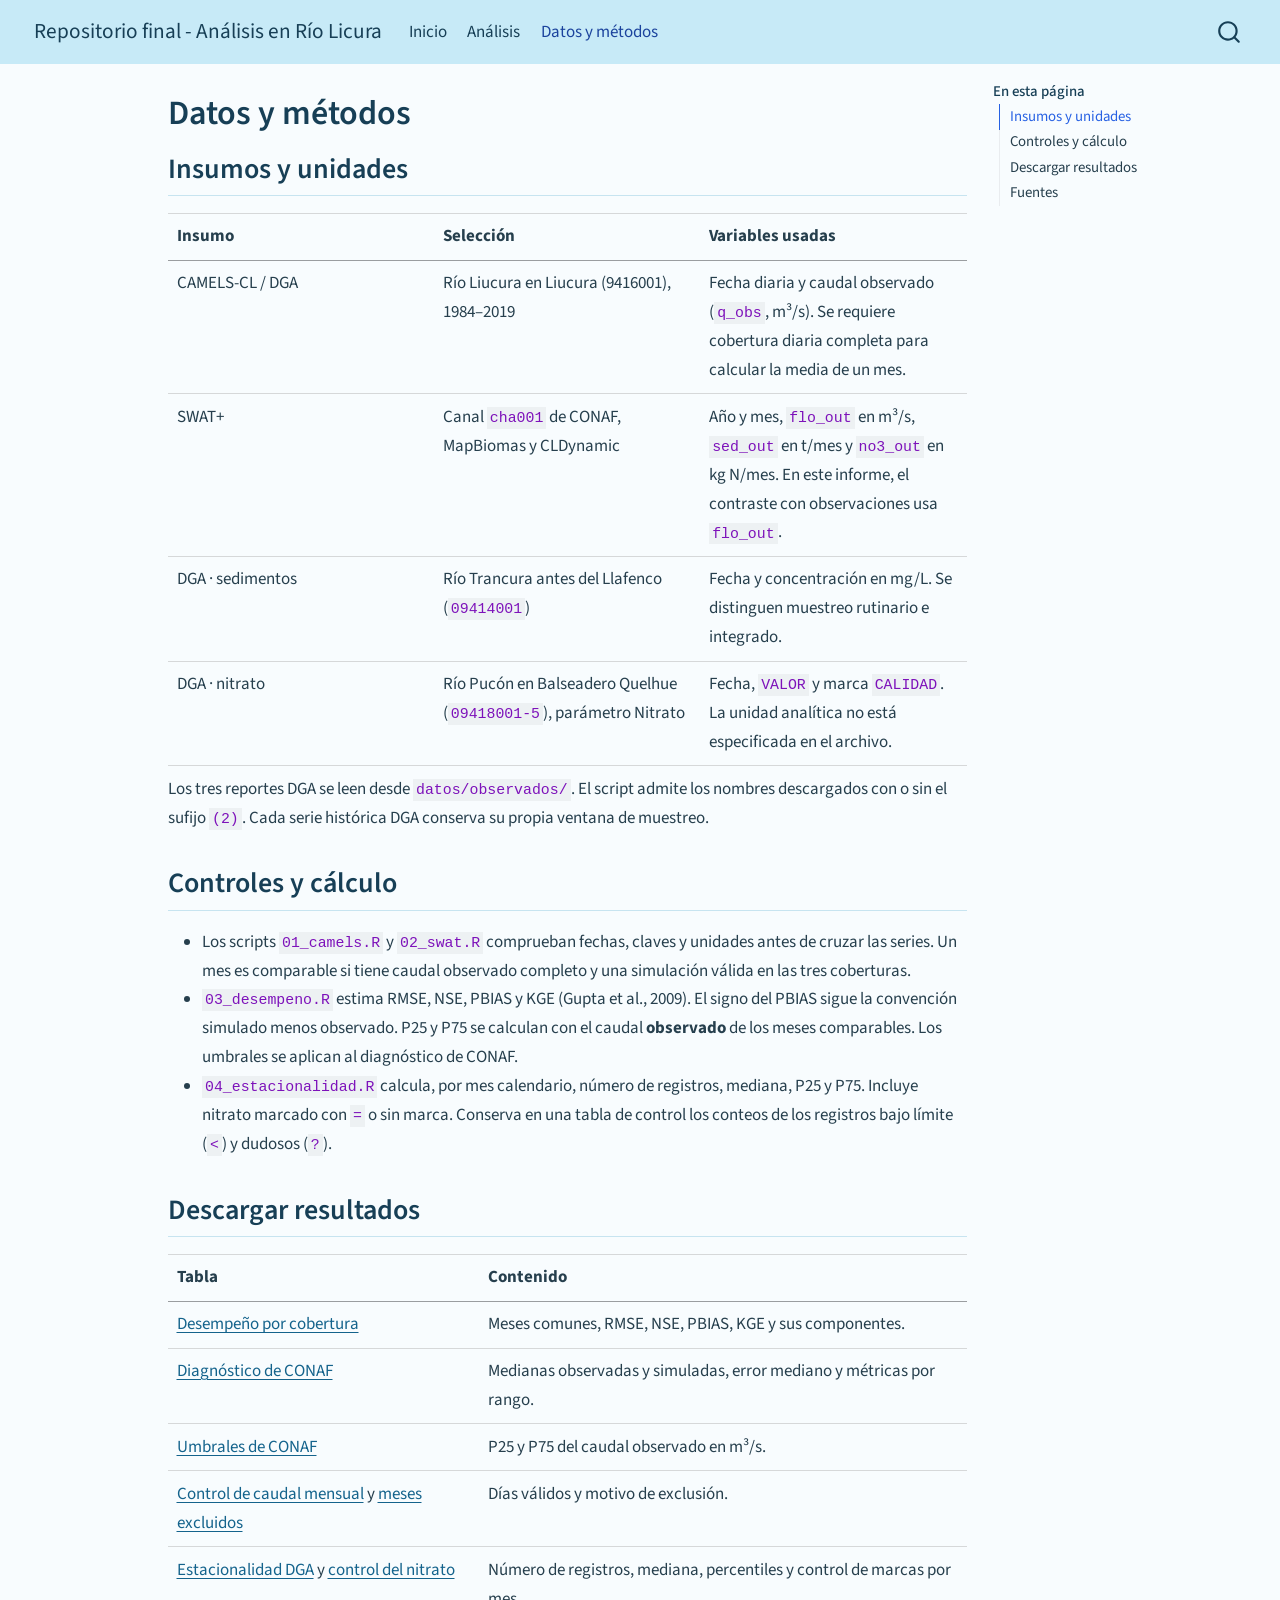
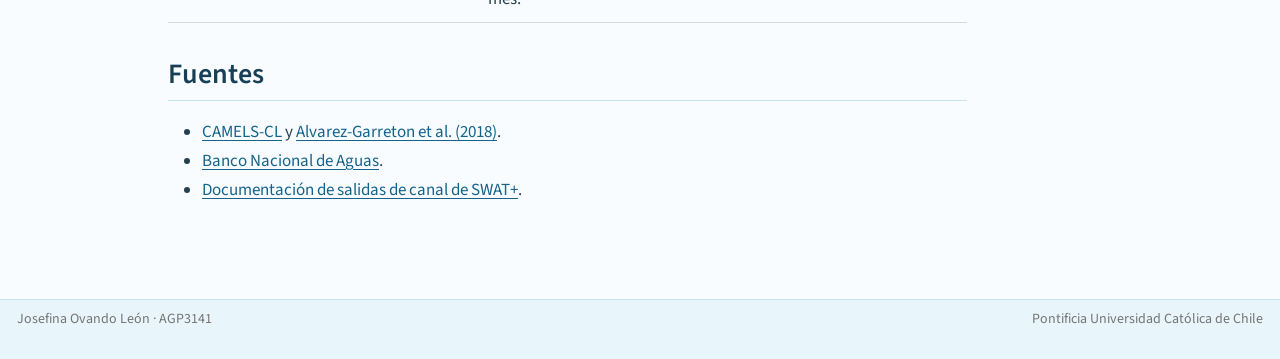
<file: docs/informe/datos.html>
<!DOCTYPE html>
<html xmlns="http://www.w3.org/1999/xhtml" lang="es" xml:lang="es"><head>

<meta charset="utf-8">
<meta name="generator" content="quarto-1.8.25">

<meta name="viewport" content="width=device-width, initial-scale=1.0, user-scalable=yes">


<title>Datos y métodos – Repositorio final - Análisis en Río Licura</title>
<style>
code{white-space: pre-wrap;}
span.smallcaps{font-variant: small-caps;}
div.columns{display: flex; gap: min(4vw, 1.5em);}
div.column{flex: auto; overflow-x: auto;}
div.hanging-indent{margin-left: 1.5em; text-indent: -1.5em;}
ul.task-list{list-style: none;}
ul.task-list li input[type="checkbox"] {
  width: 0.8em;
  margin: 0 0.8em 0.2em -1em; /* quarto-specific, see https://github.com/quarto-dev/quarto-cli/issues/4556 */ 
  vertical-align: middle;
}
</style>


<script src="../site_libs/quarto-nav/quarto-nav.js"></script>
<script src="../site_libs/quarto-nav/headroom.min.js"></script>
<script src="../site_libs/clipboard/clipboard.min.js"></script>
<script src="../site_libs/quarto-search/autocomplete.umd.js"></script>
<script src="../site_libs/quarto-search/fuse.min.js"></script>
<script src="../site_libs/quarto-search/quarto-search.js"></script>
<meta name="quarto:offset" content="../">
<script src="../site_libs/quarto-html/quarto.js" type="module"></script>
<script src="../site_libs/quarto-html/tabsets/tabsets.js" type="module"></script>
<script src="../site_libs/quarto-html/axe/axe-check.js" type="module"></script>
<script src="../site_libs/quarto-html/popper.min.js"></script>
<script src="../site_libs/quarto-html/tippy.umd.min.js"></script>
<script src="../site_libs/quarto-html/anchor.min.js"></script>
<link href="../site_libs/quarto-html/tippy.css" rel="stylesheet">
<link href="../site_libs/quarto-html/quarto-syntax-highlighting-7b89279ff1a6dce999919e0e67d4d9ec.css" rel="stylesheet" id="quarto-text-highlighting-styles">
<script src="../site_libs/bootstrap/bootstrap.min.js"></script>
<link href="../site_libs/bootstrap/bootstrap-icons.css" rel="stylesheet">
<link href="../site_libs/bootstrap/bootstrap-354e69cb4ea4f9b61f10f7c6bb51b150.min.css" rel="stylesheet" append-hash="true" id="quarto-bootstrap" data-mode="light">
<script id="quarto-search-options" type="application/json">{
  "location": "navbar",
  "copy-button": false,
  "collapse-after": 3,
  "panel-placement": "end",
  "type": "overlay",
  "limit": 50,
  "keyboard-shortcut": [
    "f",
    "/",
    "s"
  ],
  "show-item-context": false,
  "language": {
    "search-no-results-text": "No se han encontrado resultados",
    "search-matching-documents-text": "documentos encontrados",
    "search-copy-link-title": "Copiar el enlace en la búsqueda",
    "search-hide-matches-text": "Ocultar resultados adicionales",
    "search-more-match-text": "resultado adicional en este documento",
    "search-more-matches-text": "resultados adicionales en este documento",
    "search-clear-button-title": "Borrar",
    "search-text-placeholder": "",
    "search-detached-cancel-button-title": "Cancelar",
    "search-submit-button-title": "Enviar",
    "search-label": "Buscar"
  }
}</script>


<link rel="stylesheet" href="../estilos.css">
</head>

<body class="nav-fixed quarto-light">

<div id="quarto-search-results"></div>
  <header id="quarto-header" class="headroom fixed-top">
    <nav class="navbar navbar-expand-lg " data-bs-theme="dark">
      <div class="navbar-container container-fluid">
      <div class="navbar-brand-container mx-auto">
    <a href="../index.html" class="navbar-brand navbar-brand-logo">
    </a>
    <a class="navbar-brand" href="../index.html">
    <span class="navbar-title">Repositorio final - Análisis en Río Licura</span>
    </a>
  </div>
            <div id="quarto-search" class="" title="Buscar"></div>
          <button class="navbar-toggler" type="button" data-bs-toggle="collapse" data-bs-target="#navbarCollapse" aria-controls="navbarCollapse" role="menu" aria-expanded="false" aria-label="Navegación de palanca" onclick="if (window.quartoToggleHeadroom) { window.quartoToggleHeadroom(); }">
  <span class="navbar-toggler-icon"></span>
</button>
          <div class="collapse navbar-collapse" id="navbarCollapse">
            <ul class="navbar-nav navbar-nav-scroll me-auto">
  <li class="nav-item">
    <a class="nav-link" href="../index.html"> 
<span class="menu-text">Inicio</span></a>
  </li>  
  <li class="nav-item">
    <a class="nav-link" href="../analisis.html"> 
<span class="menu-text">Análisis</span></a>
  </li>  
  <li class="nav-item">
    <a class="nav-link active" href="../informe/datos.html" aria-current="page"> 
<span class="menu-text">Datos y métodos</span></a>
  </li>  
</ul>
          </div> <!-- /navcollapse -->
            <div class="quarto-navbar-tools">
</div>
      </div> <!-- /container-fluid -->
    </nav>
</header>
<!-- content -->
<div id="quarto-content" class="quarto-container page-columns page-rows-contents page-layout-article page-navbar">
<!-- sidebar -->
<!-- margin-sidebar -->
    <div id="quarto-margin-sidebar" class="sidebar margin-sidebar">
        <nav id="TOC" role="doc-toc" class="toc-active">
    <h2 id="toc-title">En esta página</h2>
   
  <ul>
  <li><a href="#insumos-y-unidades" id="toc-insumos-y-unidades" class="nav-link active" data-scroll-target="#insumos-y-unidades">Insumos y unidades</a></li>
  <li><a href="#controles-y-cálculo" id="toc-controles-y-cálculo" class="nav-link" data-scroll-target="#controles-y-cálculo">Controles y cálculo</a></li>
  <li><a href="#descargar-resultados" id="toc-descargar-resultados" class="nav-link" data-scroll-target="#descargar-resultados">Descargar resultados</a></li>
  <li><a href="#fuentes" id="toc-fuentes" class="nav-link" data-scroll-target="#fuentes">Fuentes</a></li>
  </ul>
</nav>
    </div>
<!-- main -->
<main class="content" id="quarto-document-content">

<header id="title-block-header" class="quarto-title-block default">
<div class="quarto-title">
<h1 class="title">Datos y métodos</h1>
</div>



<div class="quarto-title-meta">

    
  
    
  </div>
  


</header>


<section id="insumos-y-unidades" class="level2">
<h2 class="anchored" data-anchor-id="insumos-y-unidades">Insumos y unidades</h2>
<table class="caption-top table">
<colgroup>
<col style="width: 33%">
<col style="width: 33%">
<col style="width: 33%">
</colgroup>
<thead>
<tr class="header">
<th>Insumo</th>
<th>Selección</th>
<th>Variables usadas</th>
</tr>
</thead>
<tbody>
<tr class="odd">
<td>CAMELS-CL / DGA</td>
<td>Río Liucura en Liucura (9416001), 1984–2019</td>
<td>Fecha diaria y caudal observado (<code>q_obs</code>, m³/s). Se requiere cobertura diaria completa para calcular la media de un mes.</td>
</tr>
<tr class="even">
<td>SWAT+</td>
<td>Canal <code>cha001</code> de CONAF, MapBiomas y CLDynamic</td>
<td>Año y mes, <code>flo_out</code> en m³/s, <code>sed_out</code> en t/mes y <code>no3_out</code> en kg N/mes. En este informe, el contraste con observaciones usa <code>flo_out</code>.</td>
</tr>
<tr class="odd">
<td>DGA · sedimentos</td>
<td>Río Trancura antes del Llafenco (<code>09414001</code>)</td>
<td>Fecha y concentración en mg/L. Se distinguen muestreo rutinario e integrado.</td>
</tr>
<tr class="even">
<td>DGA · nitrato</td>
<td>Río Pucón en Balseadero Quelhue (<code>09418001-5</code>), parámetro Nitrato</td>
<td>Fecha, <code>VALOR</code> y marca <code>CALIDAD</code>. La unidad analítica no está especificada en el archivo.</td>
</tr>
</tbody>
</table>
<p>Los tres reportes DGA se leen desde <code>datos/observados/</code>. El script admite los nombres descargados con o sin el sufijo <code>(2)</code>. Cada serie histórica DGA conserva su propia ventana de muestreo.</p>
</section>
<section id="controles-y-cálculo" class="level2">
<h2 class="anchored" data-anchor-id="controles-y-cálculo">Controles y cálculo</h2>
<ul>
<li>Los scripts <code>01_camels.R</code> y <code>02_swat.R</code> comprueban fechas, claves y unidades antes de cruzar las series. Un mes es comparable si tiene caudal observado completo y una simulación válida en las tres coberturas.</li>
<li><code>03_desempeno.R</code> estima RMSE, NSE, PBIAS y KGE (Gupta et al., 2009). El signo del PBIAS sigue la convención simulado menos observado. P25 y P75 se calculan con el caudal <strong>observado</strong> de los meses comparables. Los umbrales se aplican al diagnóstico de CONAF.</li>
<li><code>04_estacionalidad.R</code> calcula, por mes calendario, número de registros, mediana, P25 y P75. Incluye nitrato marcado con <code>=</code> o sin marca. Conserva en una tabla de control los conteos de los registros bajo límite (<code>&lt;</code>) y dudosos (<code>?</code>).</li>
</ul>
</section>
<section id="descargar-resultados" class="level2">
<h2 class="anchored" data-anchor-id="descargar-resultados">Descargar resultados</h2>
<table class="caption-top table">
<thead>
<tr class="header">
<th>Tabla</th>
<th>Contenido</th>
</tr>
</thead>
<tbody>
<tr class="odd">
<td><a href="../output/desempeno_coberturas.csv">Desempeño por cobertura</a></td>
<td>Meses comunes, RMSE, NSE, PBIAS, KGE y sus componentes.</td>
</tr>
<tr class="even">
<td><a href="../output/diagnostico_conaf.csv">Diagnóstico de CONAF</a></td>
<td>Medianas observadas y simuladas, error mediano y métricas por rango.</td>
</tr>
<tr class="odd">
<td><a href="../output/umbrales_conaf.csv">Umbrales de CONAF</a></td>
<td>P25 y P75 del caudal observado en m³/s.</td>
</tr>
<tr class="even">
<td><a href="../output/control_caudal_mensual.csv">Control de caudal mensual</a> y <a href="../output/meses_excluidos.csv">meses excluidos</a></td>
<td>Días válidos y motivo de exclusión.</td>
</tr>
<tr class="odd">
<td><a href="../output/estacional_dga.csv">Estacionalidad DGA</a> y <a href="../output/control_nitrato_dga.csv">control del nitrato</a></td>
<td>Número de registros, mediana, percentiles y control de marcas por mes.</td>
</tr>
</tbody>
</table>
</section>
<section id="fuentes" class="level2">
<h2 class="anchored" data-anchor-id="fuentes">Fuentes</h2>
<ul>
<li><a href="https://www.cr2.cl/camels-cl/">CAMELS-CL</a> y <a href="https://doi.org/10.5194/hess-22-5817-2018">Alvarez-Garreton et al.&nbsp;(2018)</a>.</li>
<li><a href="https://snia.mop.gob.cl/BNAConsultas/reportes">Banco Nacional de Aguas</a>.</li>
<li><a href="https://docs.swat.tamu.edu/62.0.1/output-reference/channel-sediment-nutrient/">Documentación de salidas de canal de SWAT+</a>.</li>
</ul>


</section>

</main> <!-- /main -->
<script id="quarto-html-after-body" type="application/javascript">
  window.document.addEventListener("DOMContentLoaded", function (event) {
    const icon = "";
    const anchorJS = new window.AnchorJS();
    anchorJS.options = {
      placement: 'right',
      icon: icon
    };
    anchorJS.add('.anchored');
    const isCodeAnnotation = (el) => {
      for (const clz of el.classList) {
        if (clz.startsWith('code-annotation-')) {                     
          return true;
        }
      }
      return false;
    }
    const onCopySuccess = function(e) {
      // button target
      const button = e.trigger;
      // don't keep focus
      button.blur();
      // flash "checked"
      button.classList.add('code-copy-button-checked');
      var currentTitle = button.getAttribute("title");
      button.setAttribute("title", "Copiado");
      let tooltip;
      if (window.bootstrap) {
        button.setAttribute("data-bs-toggle", "tooltip");
        button.setAttribute("data-bs-placement", "left");
        button.setAttribute("data-bs-title", "Copiado");
        tooltip = new bootstrap.Tooltip(button, 
          { trigger: "manual", 
            customClass: "code-copy-button-tooltip",
            offset: [0, -8]});
        tooltip.show();    
      }
      setTimeout(function() {
        if (tooltip) {
          tooltip.hide();
          button.removeAttribute("data-bs-title");
          button.removeAttribute("data-bs-toggle");
          button.removeAttribute("data-bs-placement");
        }
        button.setAttribute("title", currentTitle);
        button.classList.remove('code-copy-button-checked');
      }, 1000);
      // clear code selection
      e.clearSelection();
    }
    const getTextToCopy = function(trigger) {
      const outerScaffold = trigger.parentElement.cloneNode(true);
      const codeEl = outerScaffold.querySelector('code');
      for (const childEl of codeEl.children) {
        if (isCodeAnnotation(childEl)) {
          childEl.remove();
        }
      }
      return codeEl.innerText;
    }
    const clipboard = new window.ClipboardJS('.code-copy-button:not([data-in-quarto-modal])', {
      text: getTextToCopy
    });
    clipboard.on('success', onCopySuccess);
    if (window.document.getElementById('quarto-embedded-source-code-modal')) {
      const clipboardModal = new window.ClipboardJS('.code-copy-button[data-in-quarto-modal]', {
        text: getTextToCopy,
        container: window.document.getElementById('quarto-embedded-source-code-modal')
      });
      clipboardModal.on('success', onCopySuccess);
    }
      var localhostRegex = new RegExp(/^(?:http|https):\/\/localhost\:?[0-9]*\//);
      var mailtoRegex = new RegExp(/^mailto:/);
        var filterRegex = new RegExp("https:\/\/josefinaovando\.github\.io\/swat-liucura\/");
      var isInternal = (href) => {
          return filterRegex.test(href) || localhostRegex.test(href) || mailtoRegex.test(href);
      }
      // Inspect non-navigation links and adorn them if external
     var links = window.document.querySelectorAll('a[href]:not(.nav-link):not(.navbar-brand):not(.toc-action):not(.sidebar-link):not(.sidebar-item-toggle):not(.pagination-link):not(.no-external):not([aria-hidden]):not(.dropdown-item):not(.quarto-navigation-tool):not(.about-link)');
      for (var i=0; i<links.length; i++) {
        const link = links[i];
        if (!isInternal(link.href)) {
          // undo the damage that might have been done by quarto-nav.js in the case of
          // links that we want to consider external
          if (link.dataset.originalHref !== undefined) {
            link.href = link.dataset.originalHref;
          }
        }
      }
    function tippyHover(el, contentFn, onTriggerFn, onUntriggerFn) {
      const config = {
        allowHTML: true,
        maxWidth: 500,
        delay: 100,
        arrow: false,
        appendTo: function(el) {
            return el.parentElement;
        },
        interactive: true,
        interactiveBorder: 10,
        theme: 'quarto',
        placement: 'bottom-start',
      };
      if (contentFn) {
        config.content = contentFn;
      }
      if (onTriggerFn) {
        config.onTrigger = onTriggerFn;
      }
      if (onUntriggerFn) {
        config.onUntrigger = onUntriggerFn;
      }
      window.tippy(el, config); 
    }
    const noterefs = window.document.querySelectorAll('a[role="doc-noteref"]');
    for (var i=0; i<noterefs.length; i++) {
      const ref = noterefs[i];
      tippyHover(ref, function() {
        // use id or data attribute instead here
        let href = ref.getAttribute('data-footnote-href') || ref.getAttribute('href');
        try { href = new URL(href).hash; } catch {}
        const id = href.replace(/^#\/?/, "");
        const note = window.document.getElementById(id);
        if (note) {
          return note.innerHTML;
        } else {
          return "";
        }
      });
    }
    const xrefs = window.document.querySelectorAll('a.quarto-xref');
    const processXRef = (id, note) => {
      // Strip column container classes
      const stripColumnClz = (el) => {
        el.classList.remove("page-full", "page-columns");
        if (el.children) {
          for (const child of el.children) {
            stripColumnClz(child);
          }
        }
      }
      stripColumnClz(note)
      if (id === null || id.startsWith('sec-')) {
        // Special case sections, only their first couple elements
        const container = document.createElement("div");
        if (note.children && note.children.length > 2) {
          container.appendChild(note.children[0].cloneNode(true));
          for (let i = 1; i < note.children.length; i++) {
            const child = note.children[i];
            if (child.tagName === "P" && child.innerText === "") {
              continue;
            } else {
              container.appendChild(child.cloneNode(true));
              break;
            }
          }
          if (window.Quarto?.typesetMath) {
            window.Quarto.typesetMath(container);
          }
          return container.innerHTML
        } else {
          if (window.Quarto?.typesetMath) {
            window.Quarto.typesetMath(note);
          }
          return note.innerHTML;
        }
      } else {
        // Remove any anchor links if they are present
        const anchorLink = note.querySelector('a.anchorjs-link');
        if (anchorLink) {
          anchorLink.remove();
        }
        if (window.Quarto?.typesetMath) {
          window.Quarto.typesetMath(note);
        }
        if (note.classList.contains("callout")) {
          return note.outerHTML;
        } else {
          return note.innerHTML;
        }
      }
    }
    for (var i=0; i<xrefs.length; i++) {
      const xref = xrefs[i];
      tippyHover(xref, undefined, function(instance) {
        instance.disable();
        let url = xref.getAttribute('href');
        let hash = undefined; 
        if (url.startsWith('#')) {
          hash = url;
        } else {
          try { hash = new URL(url).hash; } catch {}
        }
        if (hash) {
          const id = hash.replace(/^#\/?/, "");
          const note = window.document.getElementById(id);
          if (note !== null) {
            try {
              const html = processXRef(id, note.cloneNode(true));
              instance.setContent(html);
            } finally {
              instance.enable();
              instance.show();
            }
          } else {
            // See if we can fetch this
            fetch(url.split('#')[0])
            .then(res => res.text())
            .then(html => {
              const parser = new DOMParser();
              const htmlDoc = parser.parseFromString(html, "text/html");
              const note = htmlDoc.getElementById(id);
              if (note !== null) {
                const html = processXRef(id, note);
                instance.setContent(html);
              } 
            }).finally(() => {
              instance.enable();
              instance.show();
            });
          }
        } else {
          // See if we can fetch a full url (with no hash to target)
          // This is a special case and we should probably do some content thinning / targeting
          fetch(url)
          .then(res => res.text())
          .then(html => {
            const parser = new DOMParser();
            const htmlDoc = parser.parseFromString(html, "text/html");
            const note = htmlDoc.querySelector('main.content');
            if (note !== null) {
              // This should only happen for chapter cross references
              // (since there is no id in the URL)
              // remove the first header
              if (note.children.length > 0 && note.children[0].tagName === "HEADER") {
                note.children[0].remove();
              }
              const html = processXRef(null, note);
              instance.setContent(html);
            } 
          }).finally(() => {
            instance.enable();
            instance.show();
          });
        }
      }, function(instance) {
      });
    }
        let selectedAnnoteEl;
        const selectorForAnnotation = ( cell, annotation) => {
          let cellAttr = 'data-code-cell="' + cell + '"';
          let lineAttr = 'data-code-annotation="' +  annotation + '"';
          const selector = 'span[' + cellAttr + '][' + lineAttr + ']';
          return selector;
        }
        const selectCodeLines = (annoteEl) => {
          const doc = window.document;
          const targetCell = annoteEl.getAttribute("data-target-cell");
          const targetAnnotation = annoteEl.getAttribute("data-target-annotation");
          const annoteSpan = window.document.querySelector(selectorForAnnotation(targetCell, targetAnnotation));
          const lines = annoteSpan.getAttribute("data-code-lines").split(",");
          const lineIds = lines.map((line) => {
            return targetCell + "-" + line;
          })
          let top = null;
          let height = null;
          let parent = null;
          if (lineIds.length > 0) {
              //compute the position of the single el (top and bottom and make a div)
              const el = window.document.getElementById(lineIds[0]);
              top = el.offsetTop;
              height = el.offsetHeight;
              parent = el.parentElement.parentElement;
            if (lineIds.length > 1) {
              const lastEl = window.document.getElementById(lineIds[lineIds.length - 1]);
              const bottom = lastEl.offsetTop + lastEl.offsetHeight;
              height = bottom - top;
            }
            if (top !== null && height !== null && parent !== null) {
              // cook up a div (if necessary) and position it 
              let div = window.document.getElementById("code-annotation-line-highlight");
              if (div === null) {
                div = window.document.createElement("div");
                div.setAttribute("id", "code-annotation-line-highlight");
                div.style.position = 'absolute';
                parent.appendChild(div);
              }
              div.style.top = top - 2 + "px";
              div.style.height = height + 4 + "px";
              div.style.left = 0;
              let gutterDiv = window.document.getElementById("code-annotation-line-highlight-gutter");
              if (gutterDiv === null) {
                gutterDiv = window.document.createElement("div");
                gutterDiv.setAttribute("id", "code-annotation-line-highlight-gutter");
                gutterDiv.style.position = 'absolute';
                const codeCell = window.document.getElementById(targetCell);
                const gutter = codeCell.querySelector('.code-annotation-gutter');
                gutter.appendChild(gutterDiv);
              }
              gutterDiv.style.top = top - 2 + "px";
              gutterDiv.style.height = height + 4 + "px";
            }
            selectedAnnoteEl = annoteEl;
          }
        };
        const unselectCodeLines = () => {
          const elementsIds = ["code-annotation-line-highlight", "code-annotation-line-highlight-gutter"];
          elementsIds.forEach((elId) => {
            const div = window.document.getElementById(elId);
            if (div) {
              div.remove();
            }
          });
          selectedAnnoteEl = undefined;
        };
          // Handle positioning of the toggle
      window.addEventListener(
        "resize",
        throttle(() => {
          elRect = undefined;
          if (selectedAnnoteEl) {
            selectCodeLines(selectedAnnoteEl);
          }
        }, 10)
      );
      function throttle(fn, ms) {
      let throttle = false;
      let timer;
        return (...args) => {
          if(!throttle) { // first call gets through
              fn.apply(this, args);
              throttle = true;
          } else { // all the others get throttled
              if(timer) clearTimeout(timer); // cancel #2
              timer = setTimeout(() => {
                fn.apply(this, args);
                timer = throttle = false;
              }, ms);
          }
        };
      }
        // Attach click handler to the DT
        const annoteDls = window.document.querySelectorAll('dt[data-target-cell]');
        for (const annoteDlNode of annoteDls) {
          annoteDlNode.addEventListener('click', (event) => {
            const clickedEl = event.target;
            if (clickedEl !== selectedAnnoteEl) {
              unselectCodeLines();
              const activeEl = window.document.querySelector('dt[data-target-cell].code-annotation-active');
              if (activeEl) {
                activeEl.classList.remove('code-annotation-active');
              }
              selectCodeLines(clickedEl);
              clickedEl.classList.add('code-annotation-active');
            } else {
              // Unselect the line
              unselectCodeLines();
              clickedEl.classList.remove('code-annotation-active');
            }
          });
        }
    const findCites = (el) => {
      const parentEl = el.parentElement;
      if (parentEl) {
        const cites = parentEl.dataset.cites;
        if (cites) {
          return {
            el,
            cites: cites.split(' ')
          };
        } else {
          return findCites(el.parentElement)
        }
      } else {
        return undefined;
      }
    };
    var bibliorefs = window.document.querySelectorAll('a[role="doc-biblioref"]');
    for (var i=0; i<bibliorefs.length; i++) {
      const ref = bibliorefs[i];
      const citeInfo = findCites(ref);
      if (citeInfo) {
        tippyHover(citeInfo.el, function() {
          var popup = window.document.createElement('div');
          citeInfo.cites.forEach(function(cite) {
            var citeDiv = window.document.createElement('div');
            citeDiv.classList.add('hanging-indent');
            citeDiv.classList.add('csl-entry');
            var biblioDiv = window.document.getElementById('ref-' + cite);
            if (biblioDiv) {
              citeDiv.innerHTML = biblioDiv.innerHTML;
            }
            popup.appendChild(citeDiv);
          });
          return popup.innerHTML;
        });
      }
    }
  });
  </script>
</div> <!-- /content -->
<footer class="footer">
  <div class="nav-footer">
    <div class="nav-footer-left">
<p>Josefina Ovando León · AGP3141</p>
</div>   
    <div class="nav-footer-center">
      &nbsp;
    </div>
    <div class="nav-footer-right">
<p>Pontificia Universidad Católica de Chile</p>
</div>
  </div>
</footer>




</body></html>
</file>
<file: docs/site_libs/quarto-html/tippy.css>
.tippy-box[data-animation=fade][data-state=hidden]{opacity:0}[data-tippy-root]{max-width:calc(100vw - 10px)}.tippy-box{position:relative;background-color:#333;color:#fff;border-radius:4px;font-size:14px;line-height:1.4;white-space:normal;outline:0;transition-property:transform,visibility,opacity}.tippy-box[data-placement^=top]>.tippy-arrow{bottom:0}.tippy-box[data-placement^=top]>.tippy-arrow:before{bottom:-7px;left:0;border-width:8px 8px 0;border-top-color:initial;transform-origin:center top}.tippy-box[data-placement^=bottom]>.tippy-arrow{top:0}.tippy-box[data-placement^=bottom]>.tippy-arrow:before{top:-7px;left:0;border-width:0 8px 8px;border-bottom-color:initial;transform-origin:center bottom}.tippy-box[data-placement^=left]>.tippy-arrow{right:0}.tippy-box[data-placement^=left]>.tippy-arrow:before{border-width:8px 0 8px 8px;border-left-color:initial;right:-7px;transform-origin:center left}.tippy-box[data-placement^=right]>.tippy-arrow{left:0}.tippy-box[data-placement^=right]>.tippy-arrow:before{left:-7px;border-width:8px 8px 8px 0;border-right-color:initial;transform-origin:center right}.tippy-box[data-inertia][data-state=visible]{transition-timing-function:cubic-bezier(.54,1.5,.38,1.11)}.tippy-arrow{width:16px;height:16px;color:#333}.tippy-arrow:before{content:"";position:absolute;border-color:transparent;border-style:solid}.tippy-content{position:relative;padding:5px 9px;z-index:1}
</file>
<file: docs/site_libs/quarto-html/quarto-syntax-highlighting-7b89279ff1a6dce999919e0e67d4d9ec.css>
/* quarto syntax highlight colors */
:root {
  --quarto-hl-ot-color: #003B4F;
  --quarto-hl-at-color: #657422;
  --quarto-hl-ss-color: #20794D;
  --quarto-hl-an-color: #5E5E5E;
  --quarto-hl-fu-color: #4758AB;
  --quarto-hl-st-color: #20794D;
  --quarto-hl-cf-color: #003B4F;
  --quarto-hl-op-color: #5E5E5E;
  --quarto-hl-er-color: #AD0000;
  --quarto-hl-bn-color: #AD0000;
  --quarto-hl-al-color: #AD0000;
  --quarto-hl-va-color: #111111;
  --quarto-hl-bu-color: inherit;
  --quarto-hl-ex-color: inherit;
  --quarto-hl-pp-color: #AD0000;
  --quarto-hl-in-color: #5E5E5E;
  --quarto-hl-vs-color: #20794D;
  --quarto-hl-wa-color: #5E5E5E;
  --quarto-hl-do-color: #5E5E5E;
  --quarto-hl-im-color: #00769E;
  --quarto-hl-ch-color: #20794D;
  --quarto-hl-dt-color: #AD0000;
  --quarto-hl-fl-color: #AD0000;
  --quarto-hl-co-color: #5E5E5E;
  --quarto-hl-cv-color: #5E5E5E;
  --quarto-hl-cn-color: #8f5902;
  --quarto-hl-sc-color: #5E5E5E;
  --quarto-hl-dv-color: #AD0000;
  --quarto-hl-kw-color: #003B4F;
}

/* other quarto variables */
:root {
  --quarto-font-monospace: SFMono-Regular, Menlo, Monaco, Consolas, "Liberation Mono", "Courier New", monospace;
}

/* syntax highlight based on Pandoc's rules */
pre > code.sourceCode > span {
  color: #003B4F;
}

code.sourceCode > span {
  color: #003B4F;
}

div.sourceCode,
div.sourceCode pre.sourceCode {
  color: #003B4F;
}

/* Normal */
code span {
  color: #003B4F;
}

/* Alert */
code span.al {
  color: #AD0000;
  font-style: inherit;
}

/* Annotation */
code span.an {
  color: #5E5E5E;
  font-style: inherit;
}

/* Attribute */
code span.at {
  color: #657422;
  font-style: inherit;
}

/* BaseN */
code span.bn {
  color: #AD0000;
  font-style: inherit;
}

/* BuiltIn */
code span.bu {
  font-style: inherit;
}

/* ControlFlow */
code span.cf {
  color: #003B4F;
  font-weight: bold;
  font-style: inherit;
}

/* Char */
code span.ch {
  color: #20794D;
  font-style: inherit;
}

/* Constant */
code span.cn {
  color: #8f5902;
  font-style: inherit;
}

/* Comment */
code span.co {
  color: #5E5E5E;
  font-style: inherit;
}

/* CommentVar */
code span.cv {
  color: #5E5E5E;
  font-style: italic;
}

/* Documentation */
code span.do {
  color: #5E5E5E;
  font-style: italic;
}

/* DataType */
code span.dt {
  color: #AD0000;
  font-style: inherit;
}

/* DecVal */
code span.dv {
  color: #AD0000;
  font-style: inherit;
}

/* Error */
code span.er {
  color: #AD0000;
  font-style: inherit;
}

/* Extension */
code span.ex {
  font-style: inherit;
}

/* Float */
code span.fl {
  color: #AD0000;
  font-style: inherit;
}

/* Function */
code span.fu {
  color: #4758AB;
  font-style: inherit;
}

/* Import */
code span.im {
  color: #00769E;
  font-style: inherit;
}

/* Information */
code span.in {
  color: #5E5E5E;
  font-style: inherit;
}

/* Keyword */
code span.kw {
  color: #003B4F;
  font-weight: bold;
  font-style: inherit;
}

/* Operator */
code span.op {
  color: #5E5E5E;
  font-style: inherit;
}

/* Other */
code span.ot {
  color: #003B4F;
  font-style: inherit;
}

/* Preprocessor */
code span.pp {
  color: #AD0000;
  font-style: inherit;
}

/* SpecialChar */
code span.sc {
  color: #5E5E5E;
  font-style: inherit;
}

/* SpecialString */
code span.ss {
  color: #20794D;
  font-style: inherit;
}

/* String */
code span.st {
  color: #20794D;
  font-style: inherit;
}

/* Variable */
code span.va {
  color: #111111;
  font-style: inherit;
}

/* VerbatimString */
code span.vs {
  color: #20794D;
  font-style: inherit;
}

/* Warning */
code span.wa {
  color: #5E5E5E;
  font-style: italic;
}

.prevent-inlining {
  content: "</";
}

/*# sourceMappingURL=3944bc705cfaf4c80e56f77c5205168a.css.map */
</file>
<file: docs/estilos.css>
/* Colores generales */
:root {
  --bs-body-color: #263f4d;
  --bs-body-bg: #f8fcfe;
  --bs-link-color-rgb: 20, 99, 140;
  --bs-link-hover-color-rgb: 15, 65, 95;
}

body {
  line-height: 1.7;
}

/* Títulos */
#quarto-content h1,
#quarto-content h2,
#quarto-content h3 {
  color: #173f56;
}

#quarto-content h2 {
  border-color: #c7e4f0;
}

.quarto-title .subtitle {
  max-width: 45rem;
  color: #526d7c;
  line-height: 1.5;
}

/* Recuadro de presentación */
.presentacion {
  margin: 1.5rem 0;
  padding: clamp(1.2rem, 4vw, 2rem);
  border-left: 5px solid #63b4d8;
  border-radius: 10px;
  background-color: #e8f5fb;
}

.presentacion p:last-child {
  margin-bottom: 0;
}

/* Botón para abrir el informe */
.enlace-principal {
  display: inline-block;
  padding: 0.65rem 1.2rem;
  border-radius: 8px;
  color: #ffffff;
  background-color: #176b92;
  text-decoration: none;
  font-weight: 600;
}

.enlace-principal:hover,
.enlace-principal:focus-visible {
  color: #ffffff;
  background-color: #104d6b;
}

/* Fotografía de portada */
.foto-rio {
  display: block;
  width: 100%;
  height: auto;
  border-radius: 12px;
  margin-top: 1rem;
}

/* Pies de figura y créditos */
.quarto-float figcaption,
.credito-foto {
  color: #526d7c;
  font-size: 0.9rem;
  line-height: 1.5;
}

/* Tablas */
.quarto-float-tbl {
  overflow-x: auto;
}

.quarto-float-tbl table {
  font-variant-numeric: tabular-nums;
  font-size: 0.9rem;
}

.quarto-float-tbl thead {
  background-color: #e8f5fb;
}

/* Pie de página */
.nav-footer {
  background-color: #e8f5fb;
  border-top: 1px solid #c7e4f0;
}
</file>
